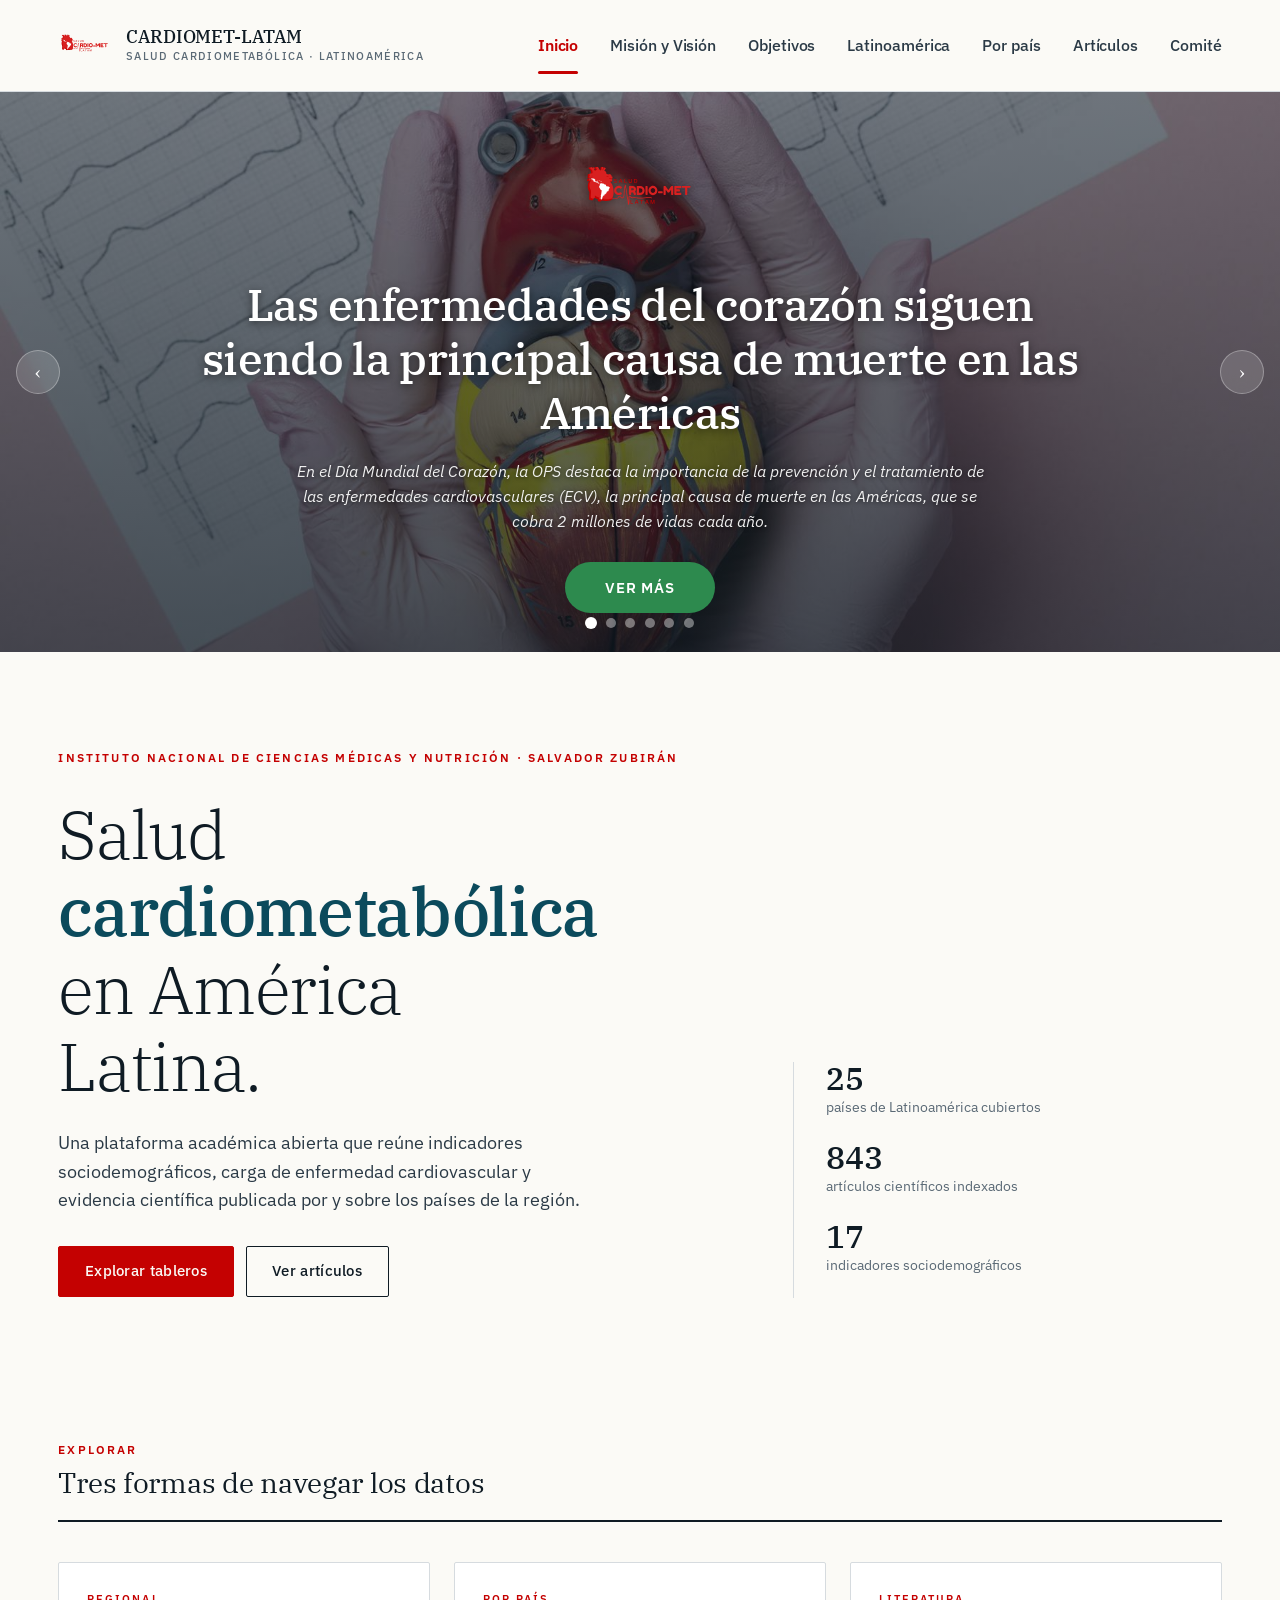
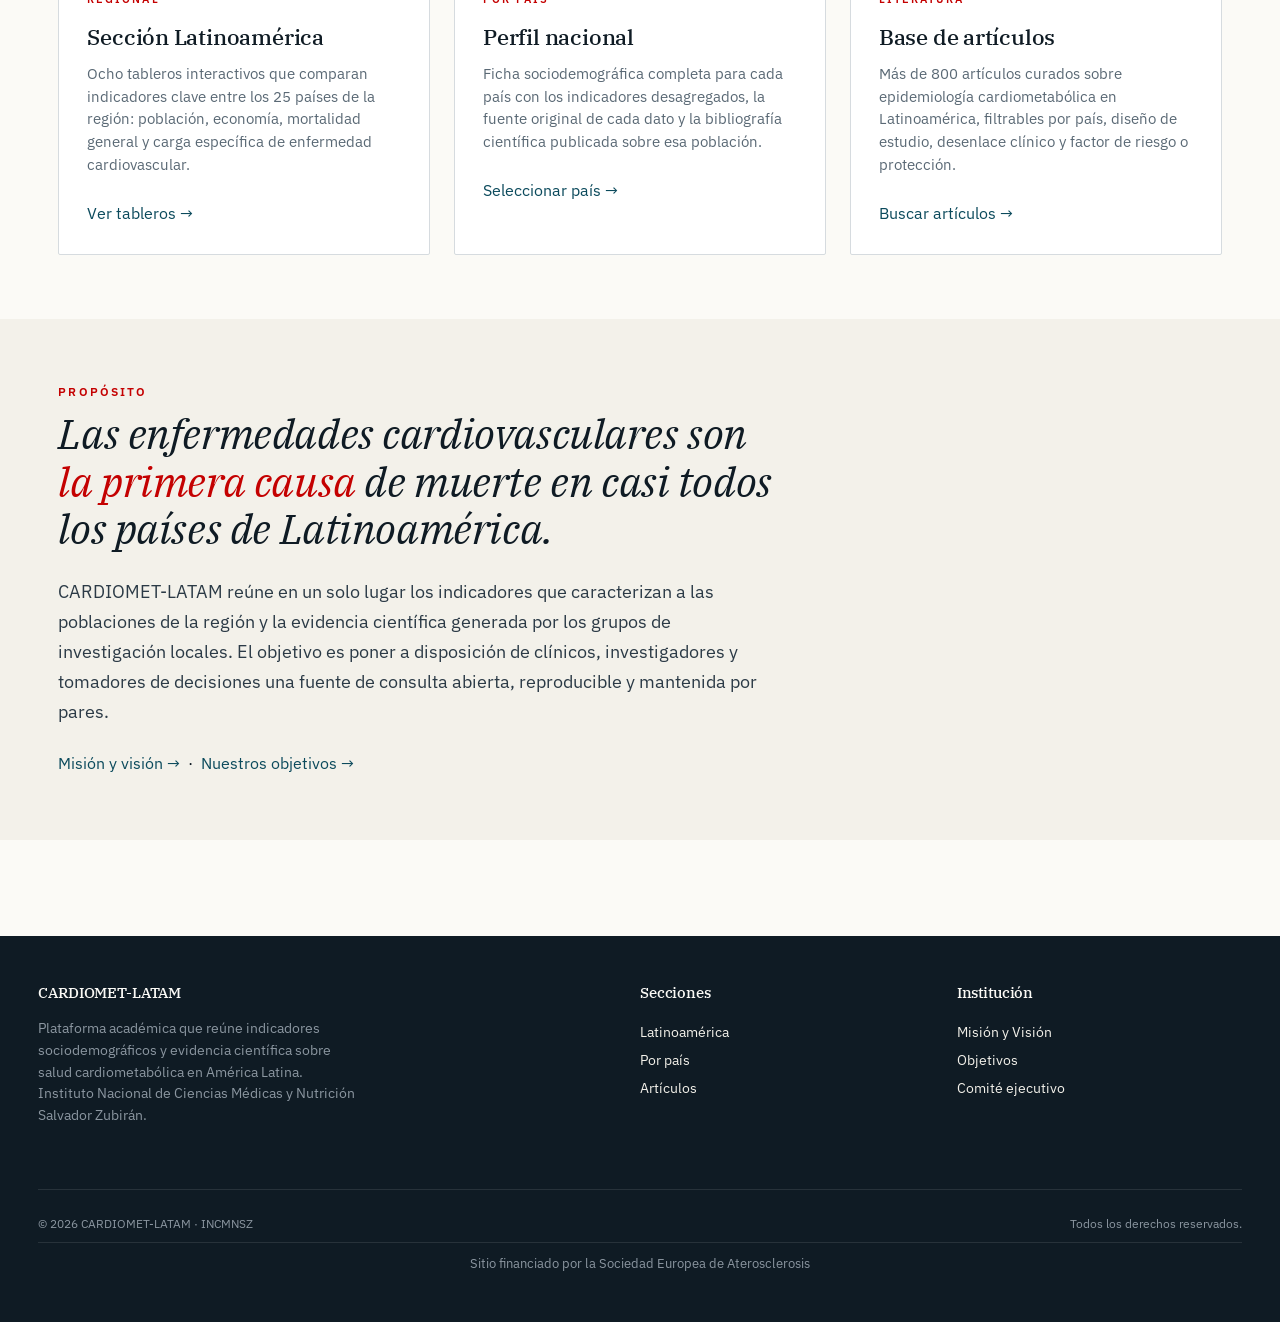
<file: index.html>
<!DOCTYPE html>
<html lang="es">
<head>
  <meta charset="UTF-8">
  <meta name="viewport" content="width=device-width, initial-scale=1">
  <title>CARDIOMET-LATAM · Salud cardiometabólica en Latinoamérica</title>
  <meta name="description" content="Plataforma académica sobre salud cardiometabólica en América Latina — INCMNSZ.">

  <link rel="icon" type="image/svg+xml" href="assets/images/logo.svg">
  <link rel="alternate icon" href="assets/images/favicon.png">

  <link rel="preconnect" href="https://fonts.googleapis.com">
  <link rel="preconnect" href="https://fonts.gstatic.com" crossorigin>
  <link href="https://fonts.googleapis.com/css2?family=IBM+Plex+Sans:wght@400;500;600;700&family=IBM+Plex+Serif:ital,wght@0,300;0,400;0,500;0,600;1,400;1,500&display=swap" rel="stylesheet">

  <link rel="stylesheet" href="css/styles.css">
  <link rel="stylesheet" href="css/carousel.css">
</head>
<body>

<main>
  <!-- ============= HERO CAROUSEL ============= -->
  <section class="carousel" aria-label="Datos destacados sobre salud cardiovascular en América Latina">
    <div class="carousel__track">

      <!-- Slide 1 -->
      <div class="carousel__slide" data-tone="dark">
        <img class="carousel__image" src="assets/images/slide-estetoscopio.jpg" alt="" loading="eager">
        <div class="carousel__overlay"></div>
        <div class="carousel__content">
          <img class="carousel__logo" src="assets/images/logo.svg" alt="CARDIOMET-LATAM">
          <h2 class="carousel__title">Las enfermedades del corazón siguen siendo la principal causa de muerte en las Américas</h2>
          <p class="carousel__source">En el Día Mundial del Corazón, la OPS destaca la importancia de la prevención y el tratamiento de las enfermedades cardiovasculares (ECV), la principal causa de muerte en las Américas, que se cobra 2 millones de vidas cada año.</p>
          <a href="latinoamerica.html" class="carousel__cta">Ver más</a>
        </div>
      </div>

      <!-- Slide 2 -->
      <div class="carousel__slide" data-tone="dark">
        <img class="carousel__image" src="assets/images/slide-mapa.png" alt="" loading="lazy">
        <div class="carousel__overlay"></div>
        <div class="carousel__content">
          <img class="carousel__logo" src="assets/images/logo.svg" alt="CARDIOMET-LATAM">
          <h2 class="carousel__title">Las enfermedades cardiovasculares (ECV) son la principal causa de muerte en América Latina</h2>
          <p class="carousel__source">Fuente: Organización Panamericana de la Salud. Las enfermedades del corazón siguen siendo la principal causa de muerte en las Américas. Paho.org. Recuperado el 23 de junio de 2023.</p>
          <a href="latinoamerica.html" class="carousel__cta">Ver más</a>
        </div>
      </div>

      <!-- Slide 3 -->
      <div class="carousel__slide" data-tone="dark">
        <img class="carousel__image" src="assets/images/slide-modelo-corazon.png" alt="" loading="lazy">
        <div class="carousel__overlay"></div>
        <div class="carousel__content">
          <img class="carousel__logo" src="assets/images/logo.svg" alt="CARDIOMET-LATAM">
          <h2 class="carousel__title">Las enfermedades cardiovasculares causan 4.5 millones de años vividos con discapacidad</h2>
          <p class="carousel__source">Fuente: La Carga de Enfermedades Cardiovasculares. Paho.org. Recuperado el 9 de mayo de 2023.</p>
          <a href="latinoamerica.html" class="carousel__cta">Ver más</a>
        </div>
      </div>

      <!-- Slide 4 -->
      <div class="carousel__slide" data-tone="purple">
        <img class="carousel__image" src="assets/images/slide-obesidad.png" alt="" loading="lazy">
        <div class="carousel__overlay"></div>
        <div class="carousel__content">
          <img class="carousel__logo" src="assets/images/logo.svg" alt="CARDIOMET-LATAM">
          <h2 class="carousel__title">La obesidad está asociada a todas las enfermedades cardiovasculares</h2>
          <p class="carousel__source">La obesidad central y el sobrepeso son factores de riesgo independientes para enfermedad coronaria, hipertensión arterial, insuficiencia cardiaca y accidente cerebrovascular.</p>
          <a href="latinoamerica.html" class="carousel__cta">Ver más</a>
        </div>
      </div>

      <!-- Slide 5 -->
      <div class="carousel__slide" data-tone="dark">
        <img class="carousel__image" src="assets/images/slide-mapa.png" alt="" loading="lazy">
        <div class="carousel__overlay"></div>
        <div class="carousel__content">
          <img class="carousel__logo" src="assets/images/logo.svg" alt="CARDIOMET-LATAM">
          <h2 class="carousel__title">Guyana: segundo país de América Latina con más muertes por enfermedades cardiovasculares en 2019, con 427.3 defunciones por 100 mil habitantes</h2>
          <p class="carousel__source">Fuente: La Carga de Enfermedades Cardiovasculares. Paho.org. Recuperado el 9 de mayo de 2023.</p>
          <a href="country.html?pais=Guyana" class="carousel__cta">Ver más</a>
        </div>
      </div>

      <!-- Slide 6 -->
      <div class="carousel__slide" data-tone="dark">
        <img class="carousel__image" src="assets/images/slide-sobrepeso.png" alt="" loading="lazy">
        <div class="carousel__overlay"></div>
        <div class="carousel__content">
          <img class="carousel__logo" src="assets/images/logo.svg" alt="CARDIOMET-LATAM">
          <h2 class="carousel__title">Más de la mitad de la población en América Latina padece sobrepeso u obesidad. Chile (63%), México (64%) y Bahamas (69%) presentan las tasas más elevadas</h2>
          <p class="carousel__source">Fuente: Global Burden of Disease (GBD), 2014, Institute for Health Metrics and Evaluation.</p>
          <a href="latinoamerica.html" class="carousel__cta">Ver más</a>
        </div>
      </div>

    </div>

    <button class="carousel__arrow carousel__arrow--prev" aria-label="Slide anterior">‹</button>
    <button class="carousel__arrow carousel__arrow--next" aria-label="Siguiente slide">›</button>
    <div class="carousel__dots" role="tablist" aria-label="Navegación del carrusel"></div>
  </section>

  <!-- ============= INTRO / NUMBERS ============= -->
  <section class="hero">
    <div>
      <p class="hero__eyebrow">Instituto Nacional de Ciencias Médicas y Nutrición · Salvador Zubirán</p>
      <h1>Salud <em>cardiometabólica</em> en América Latina.</h1>
      <p class="hero__lede">
        Una plataforma académica abierta que reúne indicadores sociodemográficos,
        carga de enfermedad cardiovascular y evidencia científica publicada por
        y sobre los países de la región.
      </p>
      <p style="margin-top: 2rem;">
        <a href="latinoamerica.html" class="btn btn--brand">Explorar tableros</a>
        <a href="articulos.html" class="btn btn--ghost" style="margin-left: .5rem;">Ver artículos</a>
      </p>
    </div>
    <dl class="hero__aside">
      <dt>25</dt>
      <dd>países de Latinoamérica cubiertos</dd>
      <dt>843</dt>
      <dd>artículos científicos indexados</dd>
      <dt>17</dt>
      <dd>indicadores sociodemográficos</dd>
    </dl>
  </section>

  <!-- ============= THREE CARDS ============= -->
  <section class="section">
    <div class="section__header">
      <div>
        <div class="section__label">Explorar</div>
        <h2 class="section__title">Tres formas de navegar los datos</h2>
      </div>
    </div>

    <div class="grid grid--3">
      <article class="card">
        <div class="card__label">Regional</div>
        <h3 class="card__title">Sección Latinoamérica</h3>
        <p class="card__body">
          Ocho tableros interactivos que comparan indicadores clave entre los
          25 países de la región: población, economía, mortalidad general y
          carga específica de enfermedad cardiovascular.
        </p>
        <p style="margin-top: 1.5rem; margin-bottom: 0;">
          <a href="latinoamerica.html">Ver tableros →</a>
        </p>
      </article>

      <article class="card">
        <div class="card__label">Por país</div>
        <h3 class="card__title">Perfil nacional</h3>
        <p class="card__body">
          Ficha sociodemográfica completa para cada país con los indicadores
          desagregados, la fuente original de cada dato y la bibliografía
          científica publicada sobre esa población.
        </p>
        <p style="margin-top: 1.5rem; margin-bottom: 0;">
          <a href="por-pais.html">Seleccionar país →</a>
        </p>
      </article>

      <article class="card">
        <div class="card__label">Literatura</div>
        <h3 class="card__title">Base de artículos</h3>
        <p class="card__body">
          Más de 800 artículos curados sobre epidemiología cardiometabólica
          en Latinoamérica, filtrables por país, diseño de estudio, desenlace
          clínico y factor de riesgo o protección.
        </p>
        <p style="margin-top: 1.5rem; margin-bottom: 0;">
          <a href="articulos.html">Buscar artículos →</a>
        </p>
      </article>
    </div>
  </section>

  <!-- ============= PURPOSE SECTION WITH IMAGE ============= -->
  <section class="section--sunk">
    <div class="section__inner" style="display: grid; grid-template-columns: 1fr; gap: 3rem; align-items: center;">
      <div style="max-width: 720px;">
        <div class="section__label">Propósito</div>
        <h2 style="font-size: clamp(1.8rem, 3.5vw, 2.6rem); font-style: italic; font-weight: 400; margin-bottom: 1.5rem;">
          Las enfermedades cardiovasculares son <span style="color: var(--accent);">la primera causa</span>
          de muerte en casi todos los países de Latinoamérica.
        </h2>
        <p style="font-size: 1.1rem; color: var(--ink-soft); line-height: 1.7; margin-bottom: 1.5rem;">
          CARDIOMET-LATAM reúne en un solo lugar los indicadores que caracterizan
          a las poblaciones de la región y la evidencia científica generada por
          los grupos de investigación locales. El objetivo es poner a disposición
          de clínicos, investigadores y tomadores de decisiones una fuente de
          consulta abierta, reproducible y mantenida por pares.
        </p>
        <p style="margin: 0;">
          <a href="mision-vision.html">Misión y visión →</a>
          &nbsp;·&nbsp;
          <a href="objetivos.html">Nuestros objetivos →</a>
        </p>
      </div>
    </div>
  </section>
</main>

<script src="js/site.js"></script>
<script src="js/carousel.js"></script>
</body>
</html>
</file>
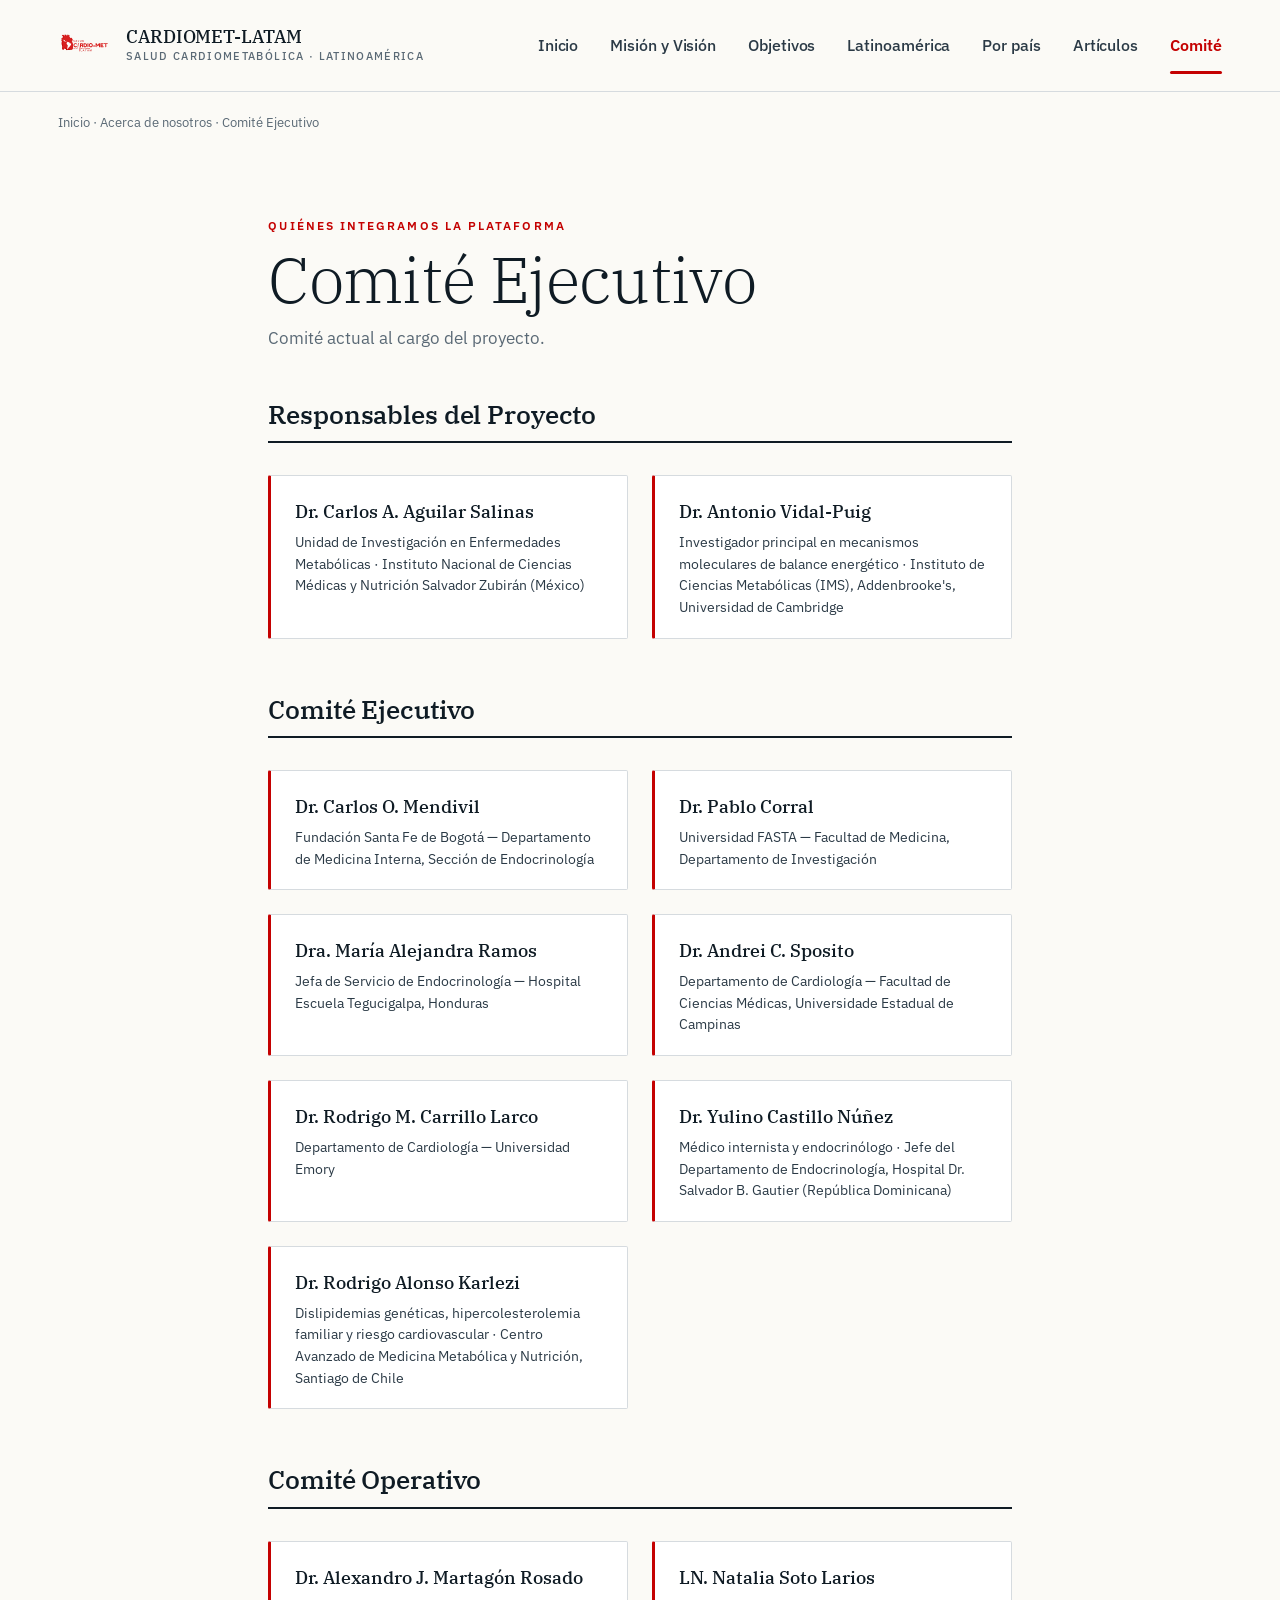
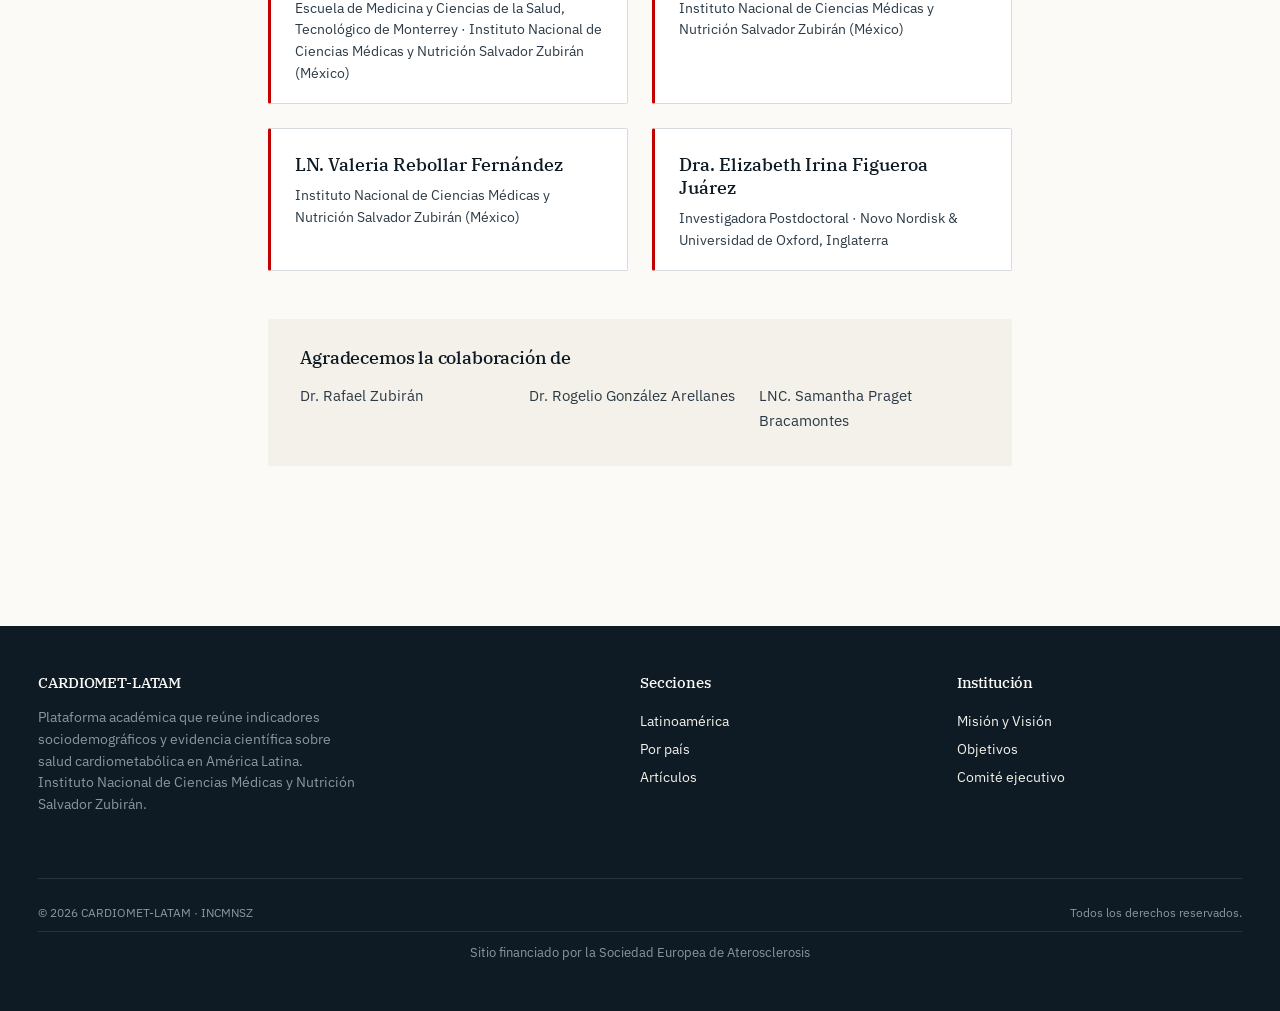
<file: comite.html>
<!DOCTYPE html>
<html lang="es">
<head>
  <meta charset="UTF-8">
  <meta name="viewport" content="width=device-width, initial-scale=1">
  <title>Comité Ejecutivo · CARDIOMET-LATAM</title>
  <link rel="icon" type="image/svg+xml" href="assets/images/logo.svg">
  <link rel="alternate icon" href="assets/images/favicon.png">
  <link rel="preconnect" href="https://fonts.googleapis.com">
  <link rel="preconnect" href="https://fonts.gstatic.com" crossorigin>
  <link href="https://fonts.googleapis.com/css2?family=IBM+Plex+Sans:wght@400;500;600;700&family=IBM+Plex+Serif:ital,wght@0,300;0,400;0,500;0,600;1,400;1,500&display=swap" rel="stylesheet">
  <link rel="stylesheet" href="css/styles.css">

  <style>
    .committee-grid {
      display: grid;
      grid-template-columns: repeat(auto-fit, minmax(300px, 1fr));
      gap: 1.5rem;
      margin: 2rem 0 3rem;
    }
    .member {
      background: var(--paper-raised);
      border: 1px solid var(--rule);
      padding: 1.5rem 1.5rem 1.25rem;
      border-radius: 2px;
      border-left: 3px solid var(--brand);
    }
    .member__name {
      font-family: var(--font-display);
      font-weight: 500;
      font-size: 1.15rem;
      color: var(--ink);
      line-height: 1.25;
      margin: 0 0 .5rem;
    }
    .member__role {
      font-size: .9rem;
      color: var(--ink-soft);
      line-height: 1.5;
      margin: 0;
    }
    .group-title {
      font-family: var(--font-display);
      font-size: 1.6rem;
      font-weight: 500;
      letter-spacing: -0.005em;
      margin: 3.5rem 0 1.5rem;
      padding-bottom: .75rem;
      border-bottom: 2px solid var(--ink);
    }
    .group-title:first-of-type { margin-top: 1rem; }
    .acknowledgments {
      background: var(--paper-sunk);
      padding: 1.75rem 2rem;
      border-radius: 2px;
      margin-top: 3rem;
    }
    .acknowledgments h3 {
      margin-top: 0;
      font-size: 1.15rem;
      font-weight: 500;
    }
    .acknowledgments ul {
      list-style: none;
      padding: 0;
      margin: 0;
      display: grid;
      grid-template-columns: repeat(auto-fit, minmax(220px, 1fr));
      gap: .5rem;
    }
    .acknowledgments li {
      padding: .35rem 0;
      color: var(--ink-soft);
      font-size: .95rem;
    }
  </style>
</head>
<body>

<main>
  <nav class="breadcrumb">
    <a href="index.html">Inicio</a> · <a href="index.html">Acerca de nosotros</a> · <span>Comité Ejecutivo</span>
  </nav>

  <section class="section section--narrow">
    <div class="section__label">Quiénes integramos la plataforma</div>
    <h1 style="font-size: clamp(2.5rem, 5vw, 4rem); margin: 0 0 .5rem;">Comité Ejecutivo</h1>
    <p style="color: var(--ink-muted); font-size: 1.05rem; margin-bottom: 3rem;">Comité actual al cargo del proyecto.</p>

    <h2 class="group-title">Responsables del Proyecto</h2>
    <div class="committee-grid">
      <article class="member">
        <p class="member__name">Dr. Carlos A. Aguilar Salinas</p>
        <p class="member__role">Unidad de Investigación en Enfermedades Metabólicas · Instituto Nacional de Ciencias Médicas y Nutrición Salvador Zubirán (México)</p>
      </article>
      <article class="member">
        <p class="member__name">Dr. Antonio Vidal-Puig</p>
        <p class="member__role">Investigador principal en mecanismos moleculares de balance energético · Instituto de Ciencias Metabólicas (IMS), Addenbrooke's, Universidad de Cambridge</p>
      </article>
    </div>

    <h2 class="group-title">Comité Ejecutivo</h2>
    <div class="committee-grid">
      <article class="member">
        <p class="member__name">Dr. Carlos O. Mendivil</p>
        <p class="member__role">Fundación Santa Fe de Bogotá — Departamento de Medicina Interna, Sección de Endocrinología</p>
      </article>
      <article class="member">
        <p class="member__name">Dr. Pablo Corral</p>
        <p class="member__role">Universidad FASTA — Facultad de Medicina, Departamento de Investigación</p>
      </article>
      <article class="member">
        <p class="member__name">Dra. María Alejandra Ramos</p>
        <p class="member__role">Jefa de Servicio de Endocrinología — Hospital Escuela Tegucigalpa, Honduras</p>
      </article>
      <article class="member">
        <p class="member__name">Dr. Andrei C. Sposito</p>
        <p class="member__role">Departamento de Cardiología — Facultad de Ciencias Médicas, Universidade Estadual de Campinas</p>
      </article>
      <article class="member">
        <p class="member__name">Dr. Rodrigo M. Carrillo Larco</p>
        <p class="member__role">Departamento de Cardiología — Universidad Emory</p>
      </article>
      <article class="member">
        <p class="member__name">Dr. Yulino Castillo Núñez</p>
        <p class="member__role">Médico internista y endocrinólogo · Jefe del Departamento de Endocrinología, Hospital Dr. Salvador B. Gautier (República Dominicana)</p>
      </article>
      <article class="member">
        <p class="member__name">Dr. Rodrigo Alonso Karlezi</p>
        <p class="member__role">Dislipidemias genéticas, hipercolesterolemia familiar y riesgo cardiovascular · Centro Avanzado de Medicina Metabólica y Nutrición, Santiago de Chile</p>
      </article>
    </div>

    <h2 class="group-title">Comité Operativo</h2>
    <div class="committee-grid">
      <article class="member">
        <p class="member__name">Dr. Alexandro J. Martagón Rosado</p>
        <p class="member__role">Escuela de Medicina y Ciencias de la Salud, Tecnológico de Monterrey · Instituto Nacional de Ciencias Médicas y Nutrición Salvador Zubirán (México)</p>
      </article>
      <article class="member">
        <p class="member__name">LN. Natalia Soto Larios</p>
        <p class="member__role">Instituto Nacional de Ciencias Médicas y Nutrición Salvador Zubirán (México)</p>
      </article>
      <article class="member">
        <p class="member__name">LN. Valeria Rebollar Fernández</p>
        <p class="member__role">Instituto Nacional de Ciencias Médicas y Nutrición Salvador Zubirán (México)</p>
      </article>
      <article class="member">
        <p class="member__name">Dra. Elizabeth Irina Figueroa Juárez</p>
        <p class="member__role">Investigadora Postdoctoral · Novo Nordisk &amp; Universidad de Oxford, Inglaterra</p>
      </article>
    </div>

    <div class="acknowledgments">
      <h3>Agradecemos la colaboración de</h3>
      <ul>
        <li>Dr. Rafael Zubirán</li>
        <li>Dr. Rogelio González Arellanes</li>
        <li>LNC. Samantha Praget Bracamontes</li>
      </ul>
    </div>
  </section>
</main>

<script src="js/site.js"></script>
</body>
</html>
</file>
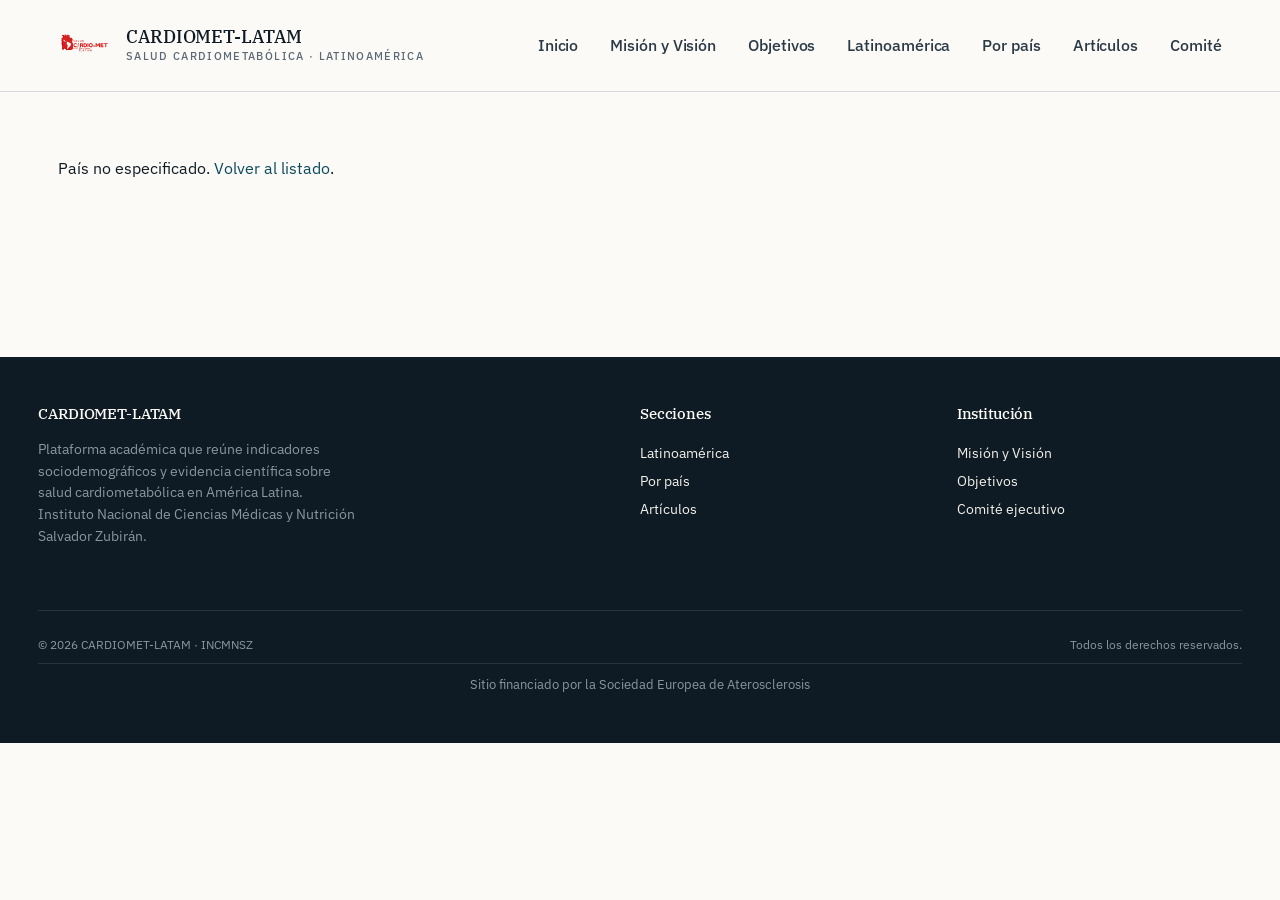
<file: country.html>
<!DOCTYPE html>
<html lang="es">
<head>
  <meta charset="UTF-8">
  <meta name="viewport" content="width=device-width, initial-scale=1">
  <title>País · CARDIOMET-LATAM</title>
  <link rel="icon" type="image/svg+xml" href="assets/images/logo.svg">
  <link rel="alternate icon" href="assets/images/favicon.png">
  <link rel="preconnect" href="https://fonts.googleapis.com">
  <link rel="preconnect" href="https://fonts.gstatic.com" crossorigin>
  <link href="https://fonts.googleapis.com/css2?family=IBM+Plex+Sans:wght@400;500;600;700&family=IBM+Plex+Serif:ital,wght@0,300;0,400;0,500;0,600;1,400;1,500&display=swap" rel="stylesheet">
  <link rel="stylesheet" href="css/styles.css">
</head>
<body>

<main>
  <section class="section" id="country-detail">
    <div class="loading">Cargando datos del país…</div>
  </section>
</main>

<script src="js/site.js"></script>
<script src="js/country.js"></script>
</body>
</html>
</file>
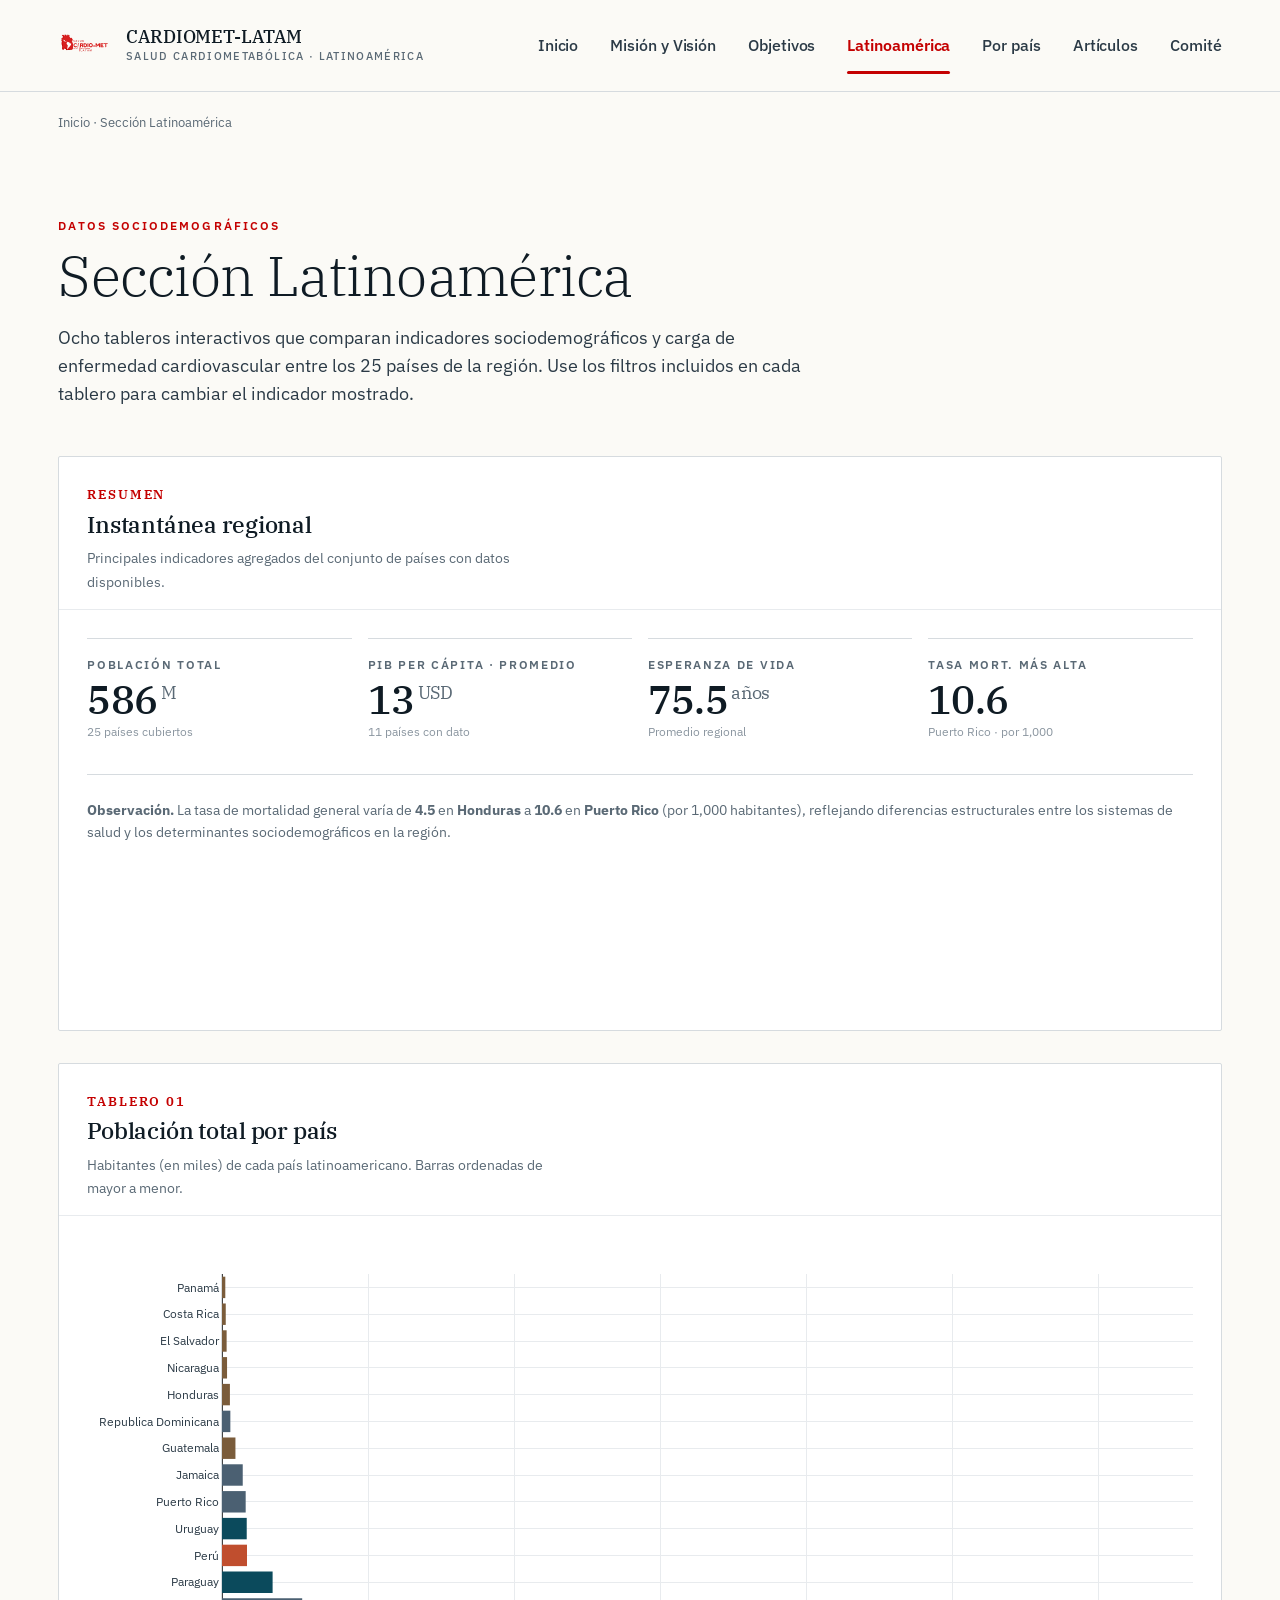
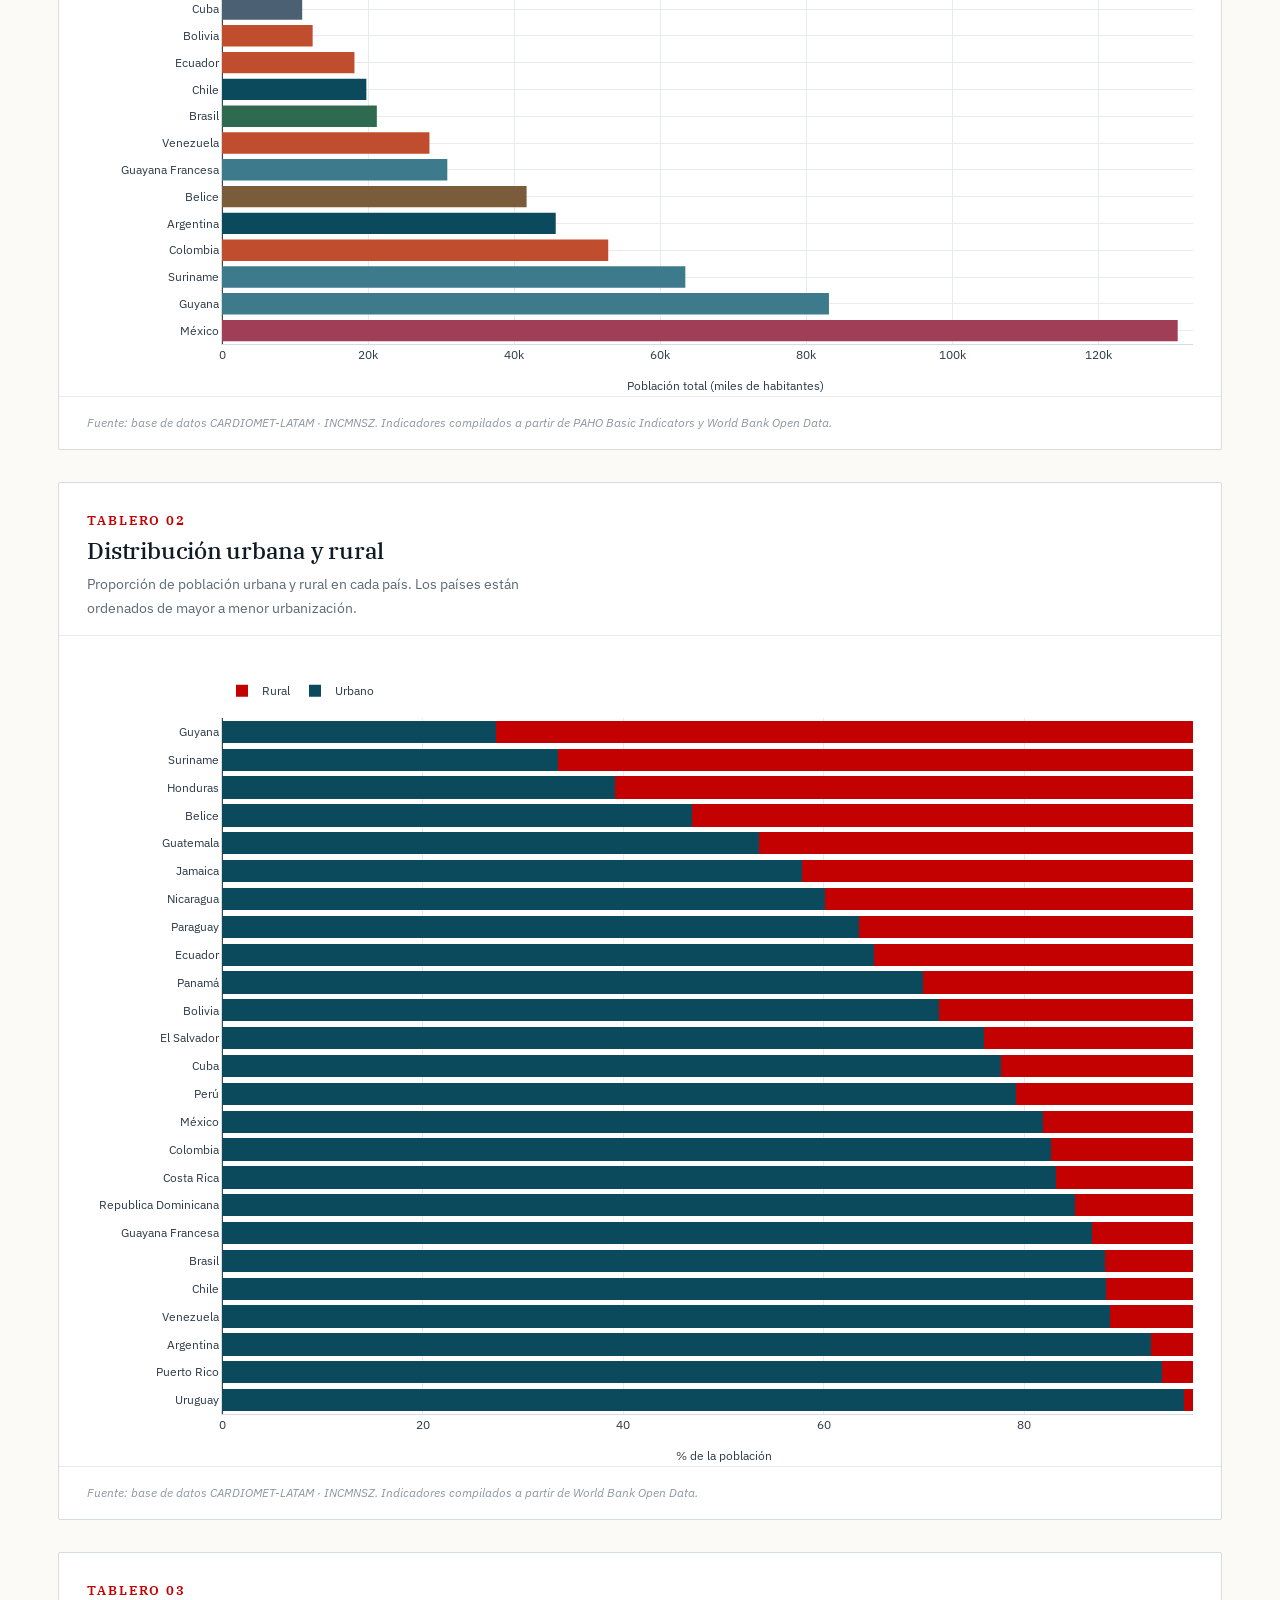
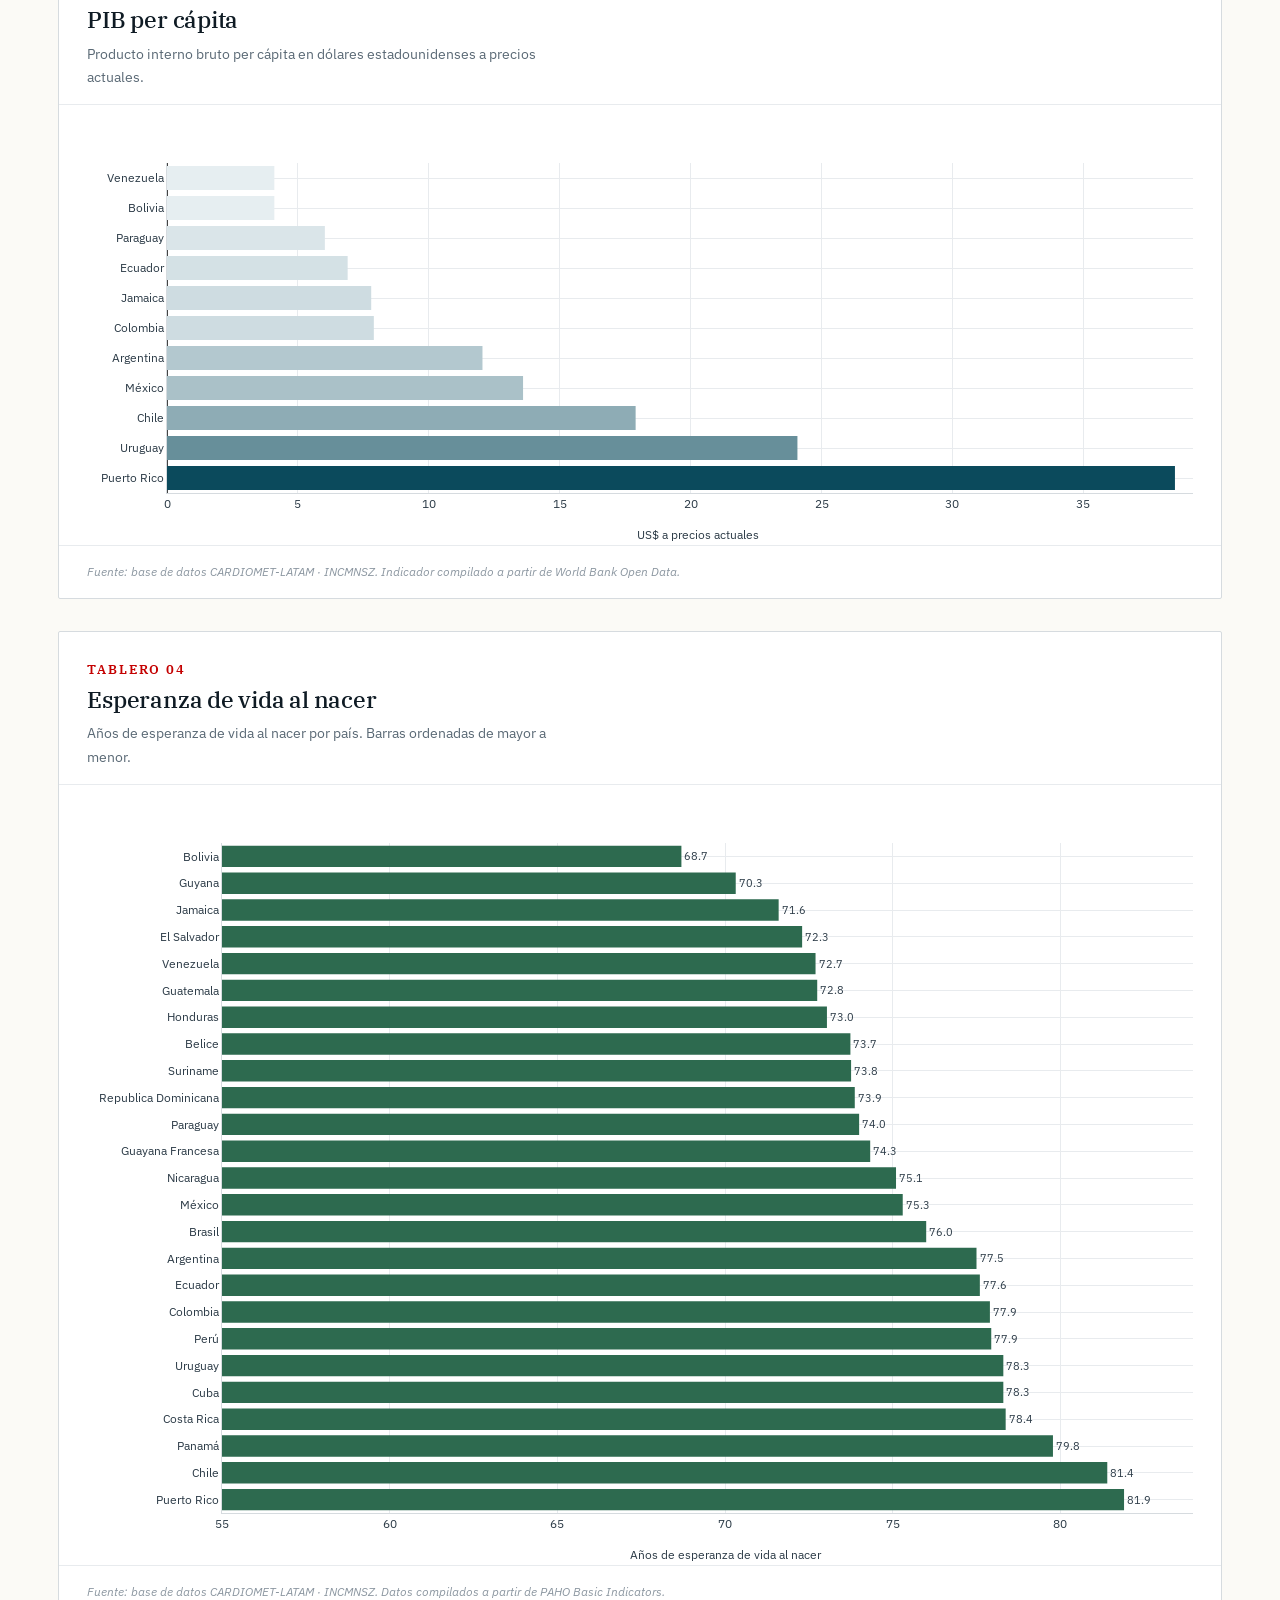
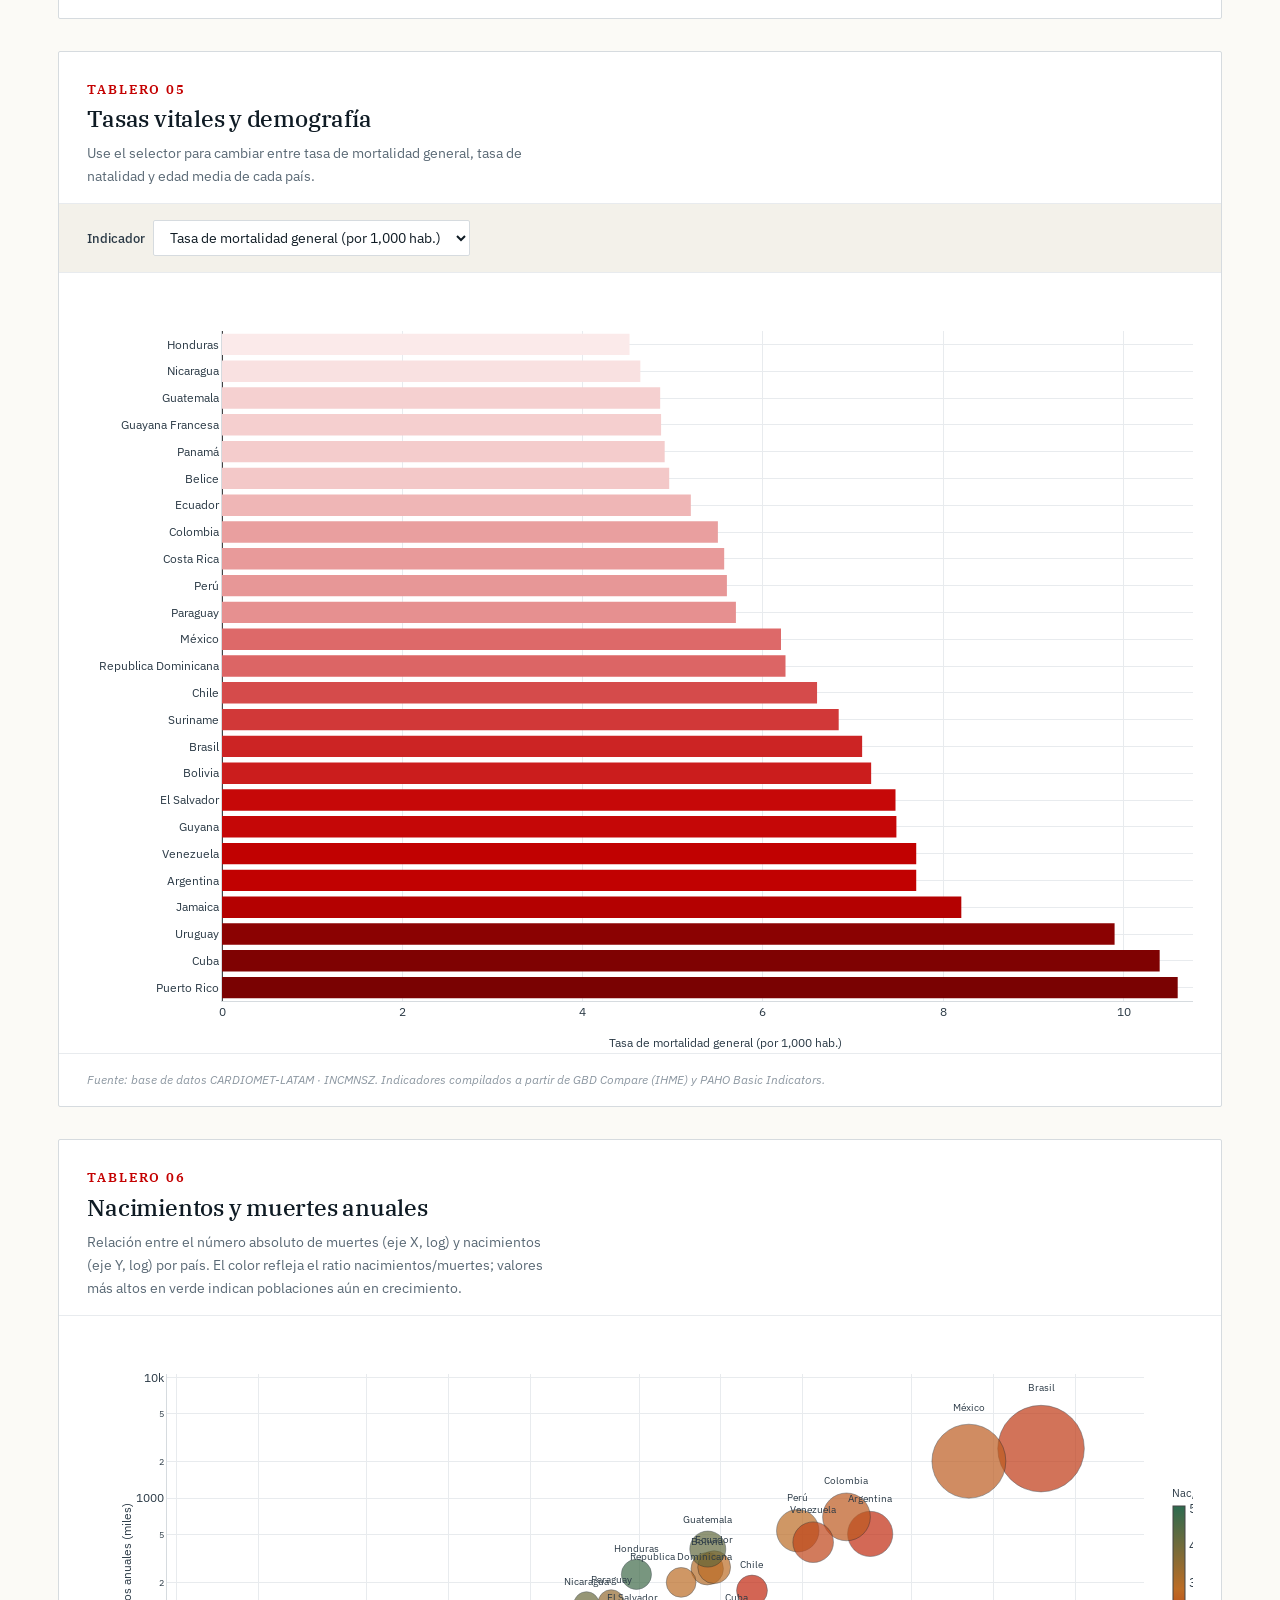
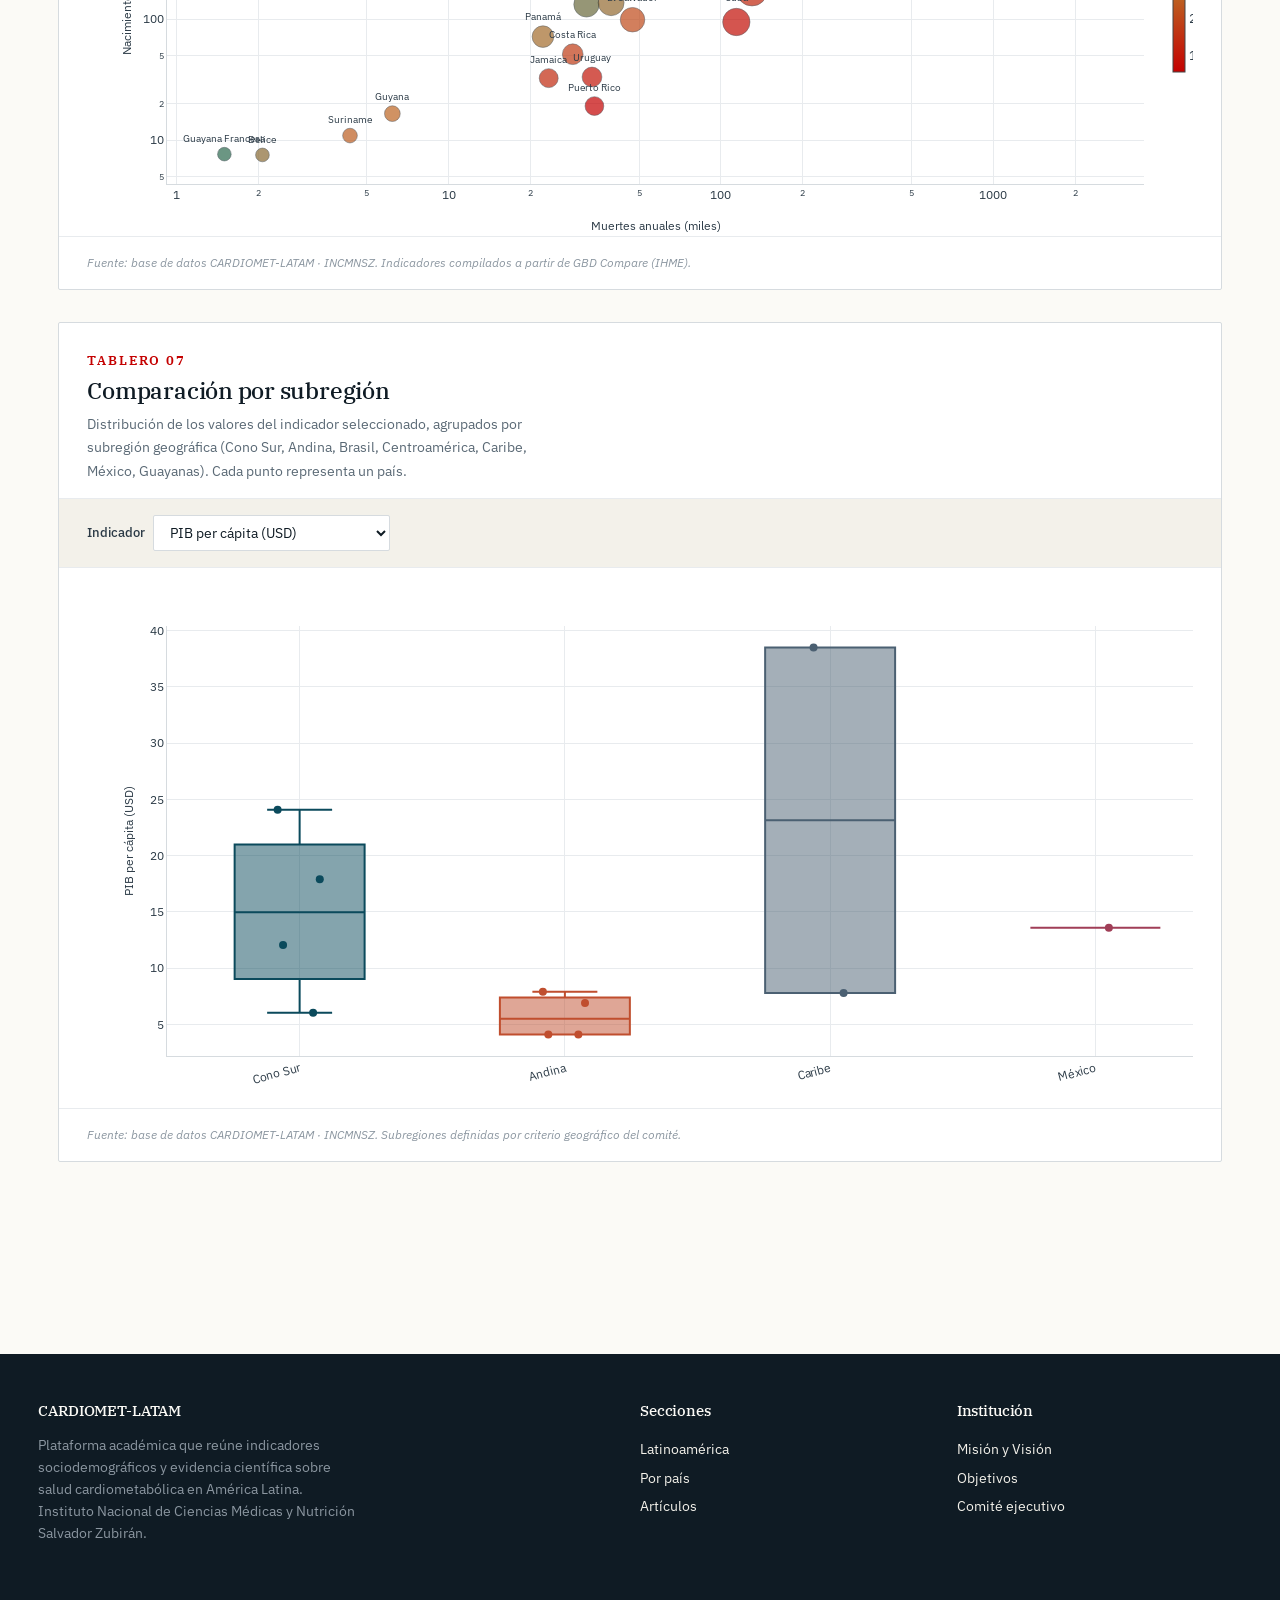
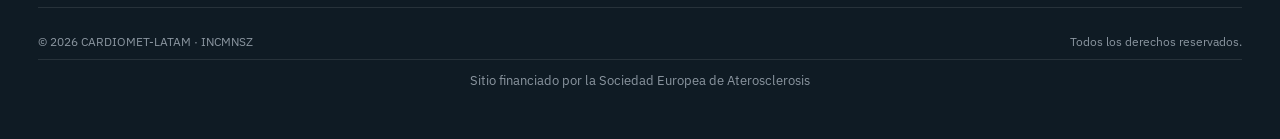
<file: latinoamerica.html>
<!DOCTYPE html>
<html lang="es">
<head>
  <meta charset="UTF-8">
  <meta name="viewport" content="width=device-width, initial-scale=1">
  <title>Latinoamérica · CARDIOMET-LATAM</title>
  <link rel="icon" type="image/svg+xml" href="assets/images/logo.svg">
  <link rel="alternate icon" href="assets/images/favicon.png">
  <link rel="preconnect" href="https://fonts.googleapis.com">
  <link rel="preconnect" href="https://fonts.gstatic.com" crossorigin>
  <link href="https://fonts.googleapis.com/css2?family=IBM+Plex+Sans:wght@400;500;600;700&family=IBM+Plex+Serif:ital,wght@0,300;0,400;0,500;0,600;1,400;1,500&display=swap" rel="stylesheet">
  <link rel="stylesheet" href="css/styles.css">
  <script src="https://cdn.plot.ly/plotly-2.35.2.min.js" charset="utf-8"></script>
</head>
<body>

<main>
  <nav class="breadcrumb">
    <a href="index.html">Inicio</a> · <span>Sección Latinoamérica</span>
  </nav>

  <section class="section">
    <header style="margin-bottom: 3rem;">
      <div class="section__label">Datos sociodemográficos</div>
      <h1 style="font-size: clamp(2.2rem, 4.5vw, 3.5rem); margin: 0 0 1rem;">Sección Latinoamérica</h1>
      <p style="font-size: 1.1rem; color: var(--ink-soft); max-width: 70ch; line-height: 1.6;">
        Ocho tableros interactivos que comparan indicadores sociodemográficos y
        carga de enfermedad cardiovascular entre los 25 países de la región.
        Use los filtros incluidos en cada tablero para cambiar el indicador mostrado.
      </p>
    </header>

    <!-- DASHBOARD 8 — Summary -->
    <section class="dashboard" aria-labelledby="dash-8-title">
      <header class="dashboard__header">
        <div>
          <span class="dashboard__num">Resumen</span>
          <h2 class="dashboard__title" id="dash-8-title">Instantánea regional</h2>
          <p class="dashboard__subtitle">Principales indicadores agregados del conjunto de países con datos disponibles.</p>
        </div>
      </header>
      <div class="dashboard__body" id="dash-8">
        <div class="loading">Calculando…</div>
      </div>
    </section>

    <!-- DASHBOARD 1 — Population -->
    <section class="dashboard">
      <header class="dashboard__header">
        <div>
          <span class="dashboard__num">Tablero 01</span>
          <h2 class="dashboard__title">Población total por país</h2>
          <p class="dashboard__subtitle">Habitantes (en miles) de cada país latinoamericano. Barras ordenadas de mayor a menor.</p>
        </div>
      </header>
      <div class="dashboard__body" id="dash-1">
        <div class="loading">Cargando tablero…</div>
      </div>
      <footer class="dashboard__footer">Fuente: base de datos CARDIOMET-LATAM · INCMNSZ. Indicadores compilados a partir de PAHO Basic Indicators y World Bank Open Data.</footer>
    </section>

    <!-- DASHBOARD 2 — Sex distribution -->
    <section class="dashboard">
      <header class="dashboard__header">
        <div>
          <span class="dashboard__num">Tablero 02</span>
          <h2 class="dashboard__title">Distribución urbana y rural</h2>
          <p class="dashboard__subtitle">Proporción de población urbana y rural en cada país. Los países están ordenados de mayor a menor urbanización.</p>
        </div>
      </header>
      <div class="dashboard__body" id="dash-2">
        <div class="loading">Cargando tablero…</div>
      </div>
      <footer class="dashboard__footer">Fuente: base de datos CARDIOMET-LATAM · INCMNSZ. Indicadores compilados a partir de World Bank Open Data.</footer>
    </section>

    <!-- DASHBOARD 3 — GDP -->
    <section class="dashboard">
      <header class="dashboard__header">
        <div>
          <span class="dashboard__num">Tablero 03</span>
          <h2 class="dashboard__title">PIB per cápita</h2>
          <p class="dashboard__subtitle">Producto interno bruto per cápita en dólares estadounidenses a precios actuales.</p>
        </div>
      </header>
      <div class="dashboard__body" id="dash-3">
        <div class="loading">Cargando tablero…</div>
      </div>
      <footer class="dashboard__footer">Fuente: base de datos CARDIOMET-LATAM · INCMNSZ. Indicador compilado a partir de World Bank Open Data.</footer>
    </section>

    <!-- DASHBOARD 4 — Life expectancy -->
    <section class="dashboard">
      <header class="dashboard__header">
        <div>
          <span class="dashboard__num">Tablero 04</span>
          <h2 class="dashboard__title">Esperanza de vida al nacer</h2>
          <p class="dashboard__subtitle">Años de esperanza de vida al nacer por país. Barras ordenadas de mayor a menor.</p>
        </div>
      </header>
      <div class="dashboard__body" id="dash-4">
        <div class="loading">Cargando tablero…</div>
      </div>
      <footer class="dashboard__footer">Fuente: base de datos CARDIOMET-LATAM · INCMNSZ. Datos compilados a partir de PAHO Basic Indicators.</footer>
    </section>

    <!-- DASHBOARD 5 — Mortality rates (interactive) -->
    <section class="dashboard">
      <header class="dashboard__header">
        <div>
          <span class="dashboard__num">Tablero 05</span>
          <h2 class="dashboard__title">Tasas vitales y demografía</h2>
          <p class="dashboard__subtitle">Use el selector para cambiar entre tasa de mortalidad general, tasa de natalidad y edad media de cada país.</p>
        </div>
      </header>
      <div class="dashboard__controls"></div>
      <div class="dashboard__body" id="dash-5">
        <div class="loading">Cargando tablero…</div>
      </div>
      <footer class="dashboard__footer">Fuente: base de datos CARDIOMET-LATAM · INCMNSZ. Indicadores compilados a partir de GBD Compare (IHME) y PAHO Basic Indicators.</footer>
    </section>

    <!-- DASHBOARD 6 — Scatter CV burden -->
    <section class="dashboard">
      <header class="dashboard__header">
        <div>
          <span class="dashboard__num">Tablero 06</span>
          <h2 class="dashboard__title">Nacimientos y muertes anuales</h2>
          <p class="dashboard__subtitle">Relación entre el número absoluto de muertes (eje X, log) y nacimientos (eje Y, log) por país. El color refleja el ratio nacimientos/muertes; valores más altos en verde indican poblaciones aún en crecimiento.</p>
        </div>
      </header>
      <div class="dashboard__body" id="dash-6">
        <div class="loading">Cargando tablero…</div>
      </div>
      <footer class="dashboard__footer">Fuente: base de datos CARDIOMET-LATAM · INCMNSZ. Indicadores compilados a partir de GBD Compare (IHME).</footer>
    </section>

    <!-- DASHBOARD 7 — Regional boxplot -->
    <section class="dashboard">
      <header class="dashboard__header">
        <div>
          <span class="dashboard__num">Tablero 07</span>
          <h2 class="dashboard__title">Comparación por subregión</h2>
          <p class="dashboard__subtitle">Distribución de los valores del indicador seleccionado, agrupados por subregión geográfica (Cono Sur, Andina, Brasil, Centroamérica, Caribe, México, Guayanas). Cada punto representa un país.</p>
        </div>
      </header>
      <div class="dashboard__controls"></div>
      <div class="dashboard__body" id="dash-7">
        <div class="loading">Cargando tablero…</div>
      </div>
      <footer class="dashboard__footer">Fuente: base de datos CARDIOMET-LATAM · INCMNSZ. Subregiones definidas por criterio geográfico del comité.</footer>
    </section>
  </section>
</main>

<script src="js/site.js"></script>
<script src="js/dashboards.js"></script>
</body>
</html>
</file>
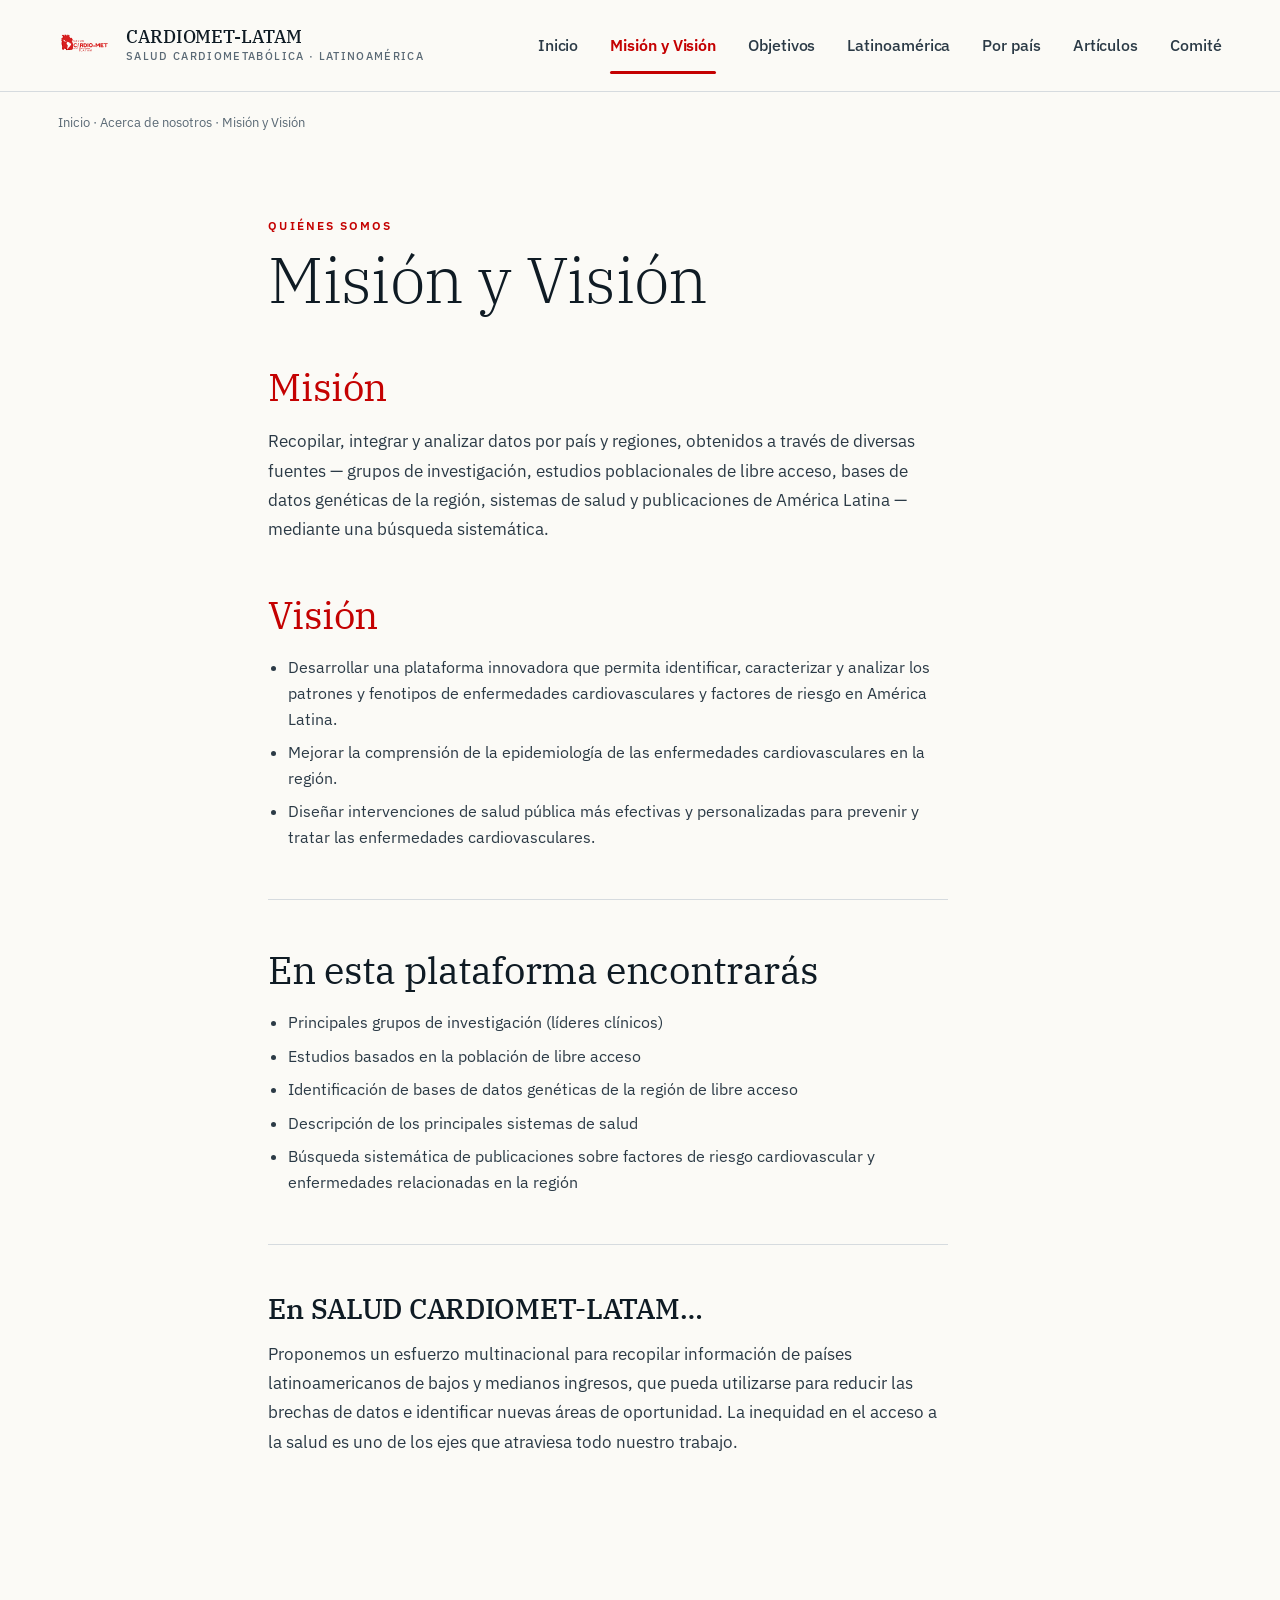
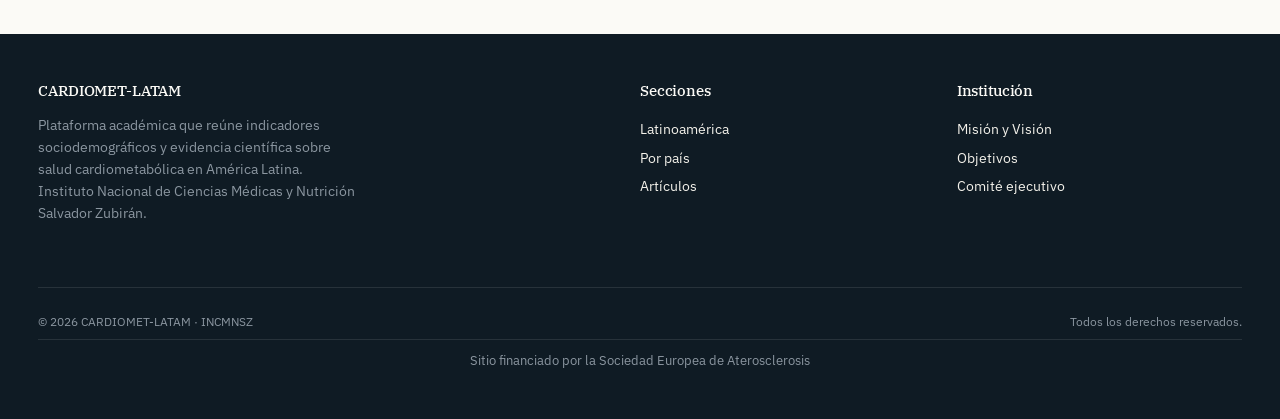
<file: mision-vision.html>
<!DOCTYPE html>
<html lang="es">
<head>
  <meta charset="UTF-8">
  <meta name="viewport" content="width=device-width, initial-scale=1">
  <title>Misión y Visión · CARDIOMET-LATAM</title>
  <link rel="icon" type="image/svg+xml" href="assets/images/logo.svg">
  <link rel="alternate icon" href="assets/images/favicon.png">
  <link rel="preconnect" href="https://fonts.googleapis.com">
  <link rel="preconnect" href="https://fonts.gstatic.com" crossorigin>
  <link href="https://fonts.googleapis.com/css2?family=IBM+Plex+Sans:wght@400;500;600;700&family=IBM+Plex+Serif:ital,wght@0,300;0,400;0,500;0,600;1,400;1,500&display=swap" rel="stylesheet">
  <link rel="stylesheet" href="css/styles.css">
</head>
<body>

<main>
  <nav class="breadcrumb">
    <a href="index.html">Inicio</a> · <a href="index.html">Acerca de nosotros</a> · <span>Misión y Visión</span>
  </nav>

  <section class="section section--narrow">
    <div class="section__label">Quiénes somos</div>
    <h1 style="font-size: clamp(2.5rem, 5vw, 4rem); margin: 0 0 3rem;">Misión y Visión</h1>

    <div class="prose">
      <h2 style="color: var(--brand);">Misión</h2>
      <p>
        Recopilar, integrar y analizar datos por país y regiones, obtenidos a
        través de diversas fuentes — grupos de investigación, estudios
        poblacionales de libre acceso, bases de datos genéticas de la región,
        sistemas de salud y publicaciones de América Latina — mediante una
        búsqueda sistemática.
      </p>

      <h2 style="color: var(--brand); margin-top: 3rem;">Visión</h2>
      <ul>
        <li>
          Desarrollar una plataforma innovadora que permita identificar,
          caracterizar y analizar los patrones y fenotipos de enfermedades
          cardiovasculares y factores de riesgo en América Latina.
        </li>
        <li>
          Mejorar la comprensión de la epidemiología de las enfermedades
          cardiovasculares en la región.
        </li>
        <li>
          Diseñar intervenciones de salud pública más efectivas y personalizadas
          para prevenir y tratar las enfermedades cardiovasculares.
        </li>
      </ul>

      <hr class="rule">

      <h2 style="margin-top: 0;">En esta plataforma encontrarás</h2>
      <ul>
        <li>Principales grupos de investigación (líderes clínicos)</li>
        <li>Estudios basados en la población de libre acceso</li>
        <li>Identificación de bases de datos genéticas de la región de libre acceso</li>
        <li>Descripción de los principales sistemas de salud</li>
        <li>Búsqueda sistemática de publicaciones sobre factores de riesgo cardiovascular y enfermedades relacionadas en la región</li>
      </ul>

      <hr class="rule">

      <h3 style="margin-top: 0;">En SALUD CARDIOMET-LATAM…</h3>
      <p>
        Proponemos un esfuerzo multinacional para recopilar información de
        países latinoamericanos de bajos y medianos ingresos, que pueda
        utilizarse para reducir las brechas de datos e identificar nuevas áreas
        de oportunidad. La inequidad en el acceso a la salud es uno de los ejes
        que atraviesa todo nuestro trabajo.
      </p>
    </div>
  </section>
</main>

<script src="js/site.js"></script>
</body>
</html>
</file>
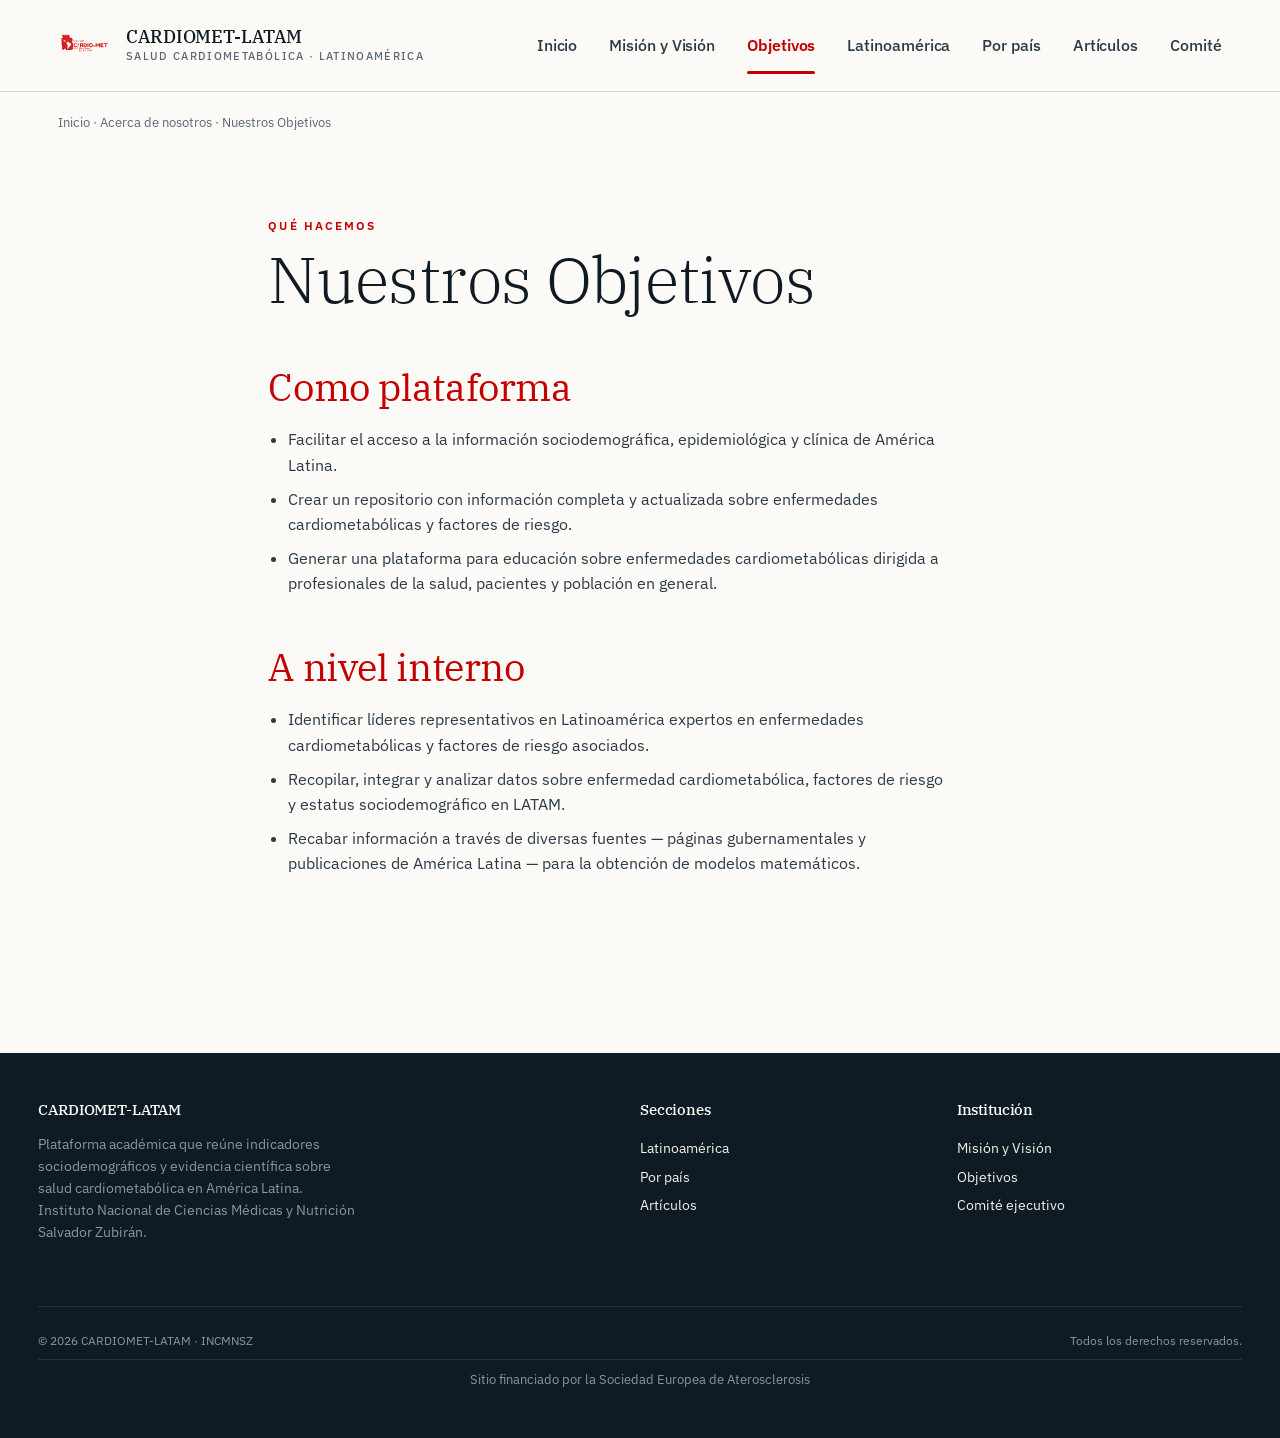
<file: objetivos.html>
<!DOCTYPE html>
<html lang="es">
<head>
  <meta charset="UTF-8">
  <meta name="viewport" content="width=device-width, initial-scale=1">
  <title>Nuestros Objetivos · CARDIOMET-LATAM</title>
  <link rel="icon" type="image/svg+xml" href="assets/images/logo.svg">
  <link rel="alternate icon" href="assets/images/favicon.png">
  <link rel="preconnect" href="https://fonts.googleapis.com">
  <link rel="preconnect" href="https://fonts.gstatic.com" crossorigin>
  <link href="https://fonts.googleapis.com/css2?family=IBM+Plex+Sans:wght@400;500;600;700&family=IBM+Plex+Serif:ital,wght@0,300;0,400;0,500;0,600;1,400;1,500&display=swap" rel="stylesheet">
  <link rel="stylesheet" href="css/styles.css">
</head>
<body>

<main>
  <nav class="breadcrumb">
    <a href="index.html">Inicio</a> · <a href="index.html">Acerca de nosotros</a> · <span>Nuestros Objetivos</span>
  </nav>

  <section class="section section--narrow">
    <div class="section__label">Qué hacemos</div>
    <h1 style="font-size: clamp(2.5rem, 5vw, 4rem); margin: 0 0 3rem;">Nuestros Objetivos</h1>

    <div class="prose">
      <h2 style="color: var(--brand);">Como plataforma</h2>
      <ul>
        <li>
          Facilitar el acceso a la información sociodemográfica, epidemiológica
          y clínica de América Latina.
        </li>
        <li>
          Crear un repositorio con información completa y actualizada sobre
          enfermedades cardiometabólicas y factores de riesgo.
        </li>
        <li>
          Generar una plataforma para educación sobre enfermedades
          cardiometabólicas dirigida a profesionales de la salud, pacientes y
          población en general.
        </li>
      </ul>

      <h2 style="color: var(--brand); margin-top: 3rem;">A nivel interno</h2>
      <ul>
        <li>
          Identificar líderes representativos en Latinoamérica expertos en
          enfermedades cardiometabólicas y factores de riesgo asociados.
        </li>
        <li>
          Recopilar, integrar y analizar datos sobre enfermedad cardiometabólica,
          factores de riesgo y estatus sociodemográfico en LATAM.
        </li>
        <li>
          Recabar información a través de diversas fuentes — páginas
          gubernamentales y publicaciones de América Latina — para la
          obtención de modelos matemáticos.
        </li>
      </ul>
    </div>
  </section>
</main>

<script src="js/site.js"></script>
</body>
</html>
</file>
<file: css/styles.css>
/* ============================================================
   CARDIOMET-LATAM · Design System
   Editorial / scientific aesthetic — inspired by Lancet, JAMA,
   and modern public-health dashboards. Serif headings, refined
   spacing, restrained palette, data-forward.
   ============================================================ */

:root {
  /* Palette — brand red from logo, deep teal complement, refined neutrals */
  --ink:           #0f1b24;
  --ink-soft:      #2b3a46;
  --ink-muted:     #5a6975;
  --ink-faint:     #8b96a0;
  --rule:          #d6dbdf;
  --rule-soft:     #e8ebee;
  --paper:         #fbfaf6;    /* warm off-white */
  --paper-raised:  #ffffff;
  --paper-sunk:    #f3f1ea;

  --primary:       #0b4a5c;    /* deep teal — institutional anchor */
  --primary-dark:  #073644;
  --primary-soft:  #e6eef1;
  --brand:         #c40101;    /* CARDIOMET-LATAM red, from the logo */
  --brand-dark:    #9b0202;
  --brand-soft:    #fbeaea;
  --accent:        #c40101;    /* aligned to brand red */
  --accent-soft:   #fbeaea;

  --ok:            #2d6a4f;
  --warn:          #bc6c25;

  /* Typography — IBM Plex Serif (institutional, academic) + IBM Plex Sans (refined body)
     'Twemoji Country Flags' is included so 🇲🇽 🇨🇱 🇧🇷 etc. render on Windows. */
  --font-display:  'IBM Plex Serif', 'Twemoji Country Flags', 'Times New Roman', Georgia, serif;
  --font-body:     'IBM Plex Sans', 'Twemoji Country Flags', system-ui, -apple-system, sans-serif;
  --font-mono:     'IBM Plex Mono', 'SF Mono', Consolas, monospace;

  /* Rhythm */
  --step-1: 0.875rem;
  --step-0: 1rem;
  --step-1up: 1.125rem;
  --step-2: 1.333rem;
  --step-3: 1.777rem;
  --step-4: 2.369rem;
  --step-5: 3.157rem;
  --step-6: 4.209rem;

  /* Layout */
  --container:     1240px;
  --container-narrow: 820px;
  --gutter:        clamp(1rem, 3vw, 2.5rem);
}

/* Reset & base ------------------------------------------------ */
*, *::before, *::after { box-sizing: border-box; }
html { scroll-behavior: smooth; -webkit-text-size-adjust: 100%; }
body {
  margin: 0;
  font-family: var(--font-body);
  font-size: var(--step-0);
  line-height: 1.6;
  color: var(--ink);
  background: var(--paper);
  -webkit-font-smoothing: antialiased;
  text-rendering: optimizeLegibility;
}

/* Twemoji Mozilla — renders flag emojis correctly on Windows
   (Windows native fonts don't support regional indicator pairs) */
@font-face {
  font-family: 'Twemoji Country Flags';
  unicode-range: U+1F1E6-1F1FF, U+1F3F4, U+E0062-E0063, U+E0065, U+E0067,
                 U+E006C, U+E006E, U+E0073-E0074, U+E0077, U+E007F;
  src: url('https://cdn.jsdelivr.net/npm/country-flag-emoji-polyfill@0.1.8/dist/TwemojiCountryFlags.woff2') format('woff2');
  font-display: swap;
}

img, svg { max-width: 100%; display: block; }

a {
  color: var(--primary);
  text-decoration: none;
  border-bottom: 1px solid transparent;
  transition: border-color .15s ease, color .15s ease;
}
a:hover { border-bottom-color: currentColor; }

h1, h2, h3, h4 {
  font-family: var(--font-display);
  font-weight: 400;
  line-height: 1.15;
  letter-spacing: -0.01em;
  color: var(--ink);
  margin: 0 0 .5em;
}
h1 { font-size: var(--step-5); font-weight: 300; }
h2 { font-size: var(--step-4); font-weight: 400; }
h3 { font-size: var(--step-3); font-weight: 500; }
h4 { font-size: var(--step-2); font-weight: 500; }

p { margin: 0 0 1em; }

/* Header ------------------------------------------------------ */
.site-header {
  border-bottom: 1px solid var(--rule);
  background: rgba(251, 250, 246, 0.96);
  position: sticky;
  top: 0;
  z-index: 100;
  backdrop-filter: saturate(1.4) blur(12px);
  -webkit-backdrop-filter: saturate(1.4) blur(12px);
  transition: box-shadow .25s ease, background .25s ease;
}
.site-header.is-scrolled {
  box-shadow: 0 4px 24px -10px rgba(15, 27, 36, .18);
  background: rgba(251, 250, 246, 0.99);
}
.site-header__inner {
  max-width: var(--container);
  margin: 0 auto;
  padding: 1.15rem var(--gutter);
  display: flex;
  align-items: center;
  justify-content: space-between;
  gap: 2rem;
}
.brand {
  display: flex;
  align-items: center;
  gap: .85rem;
  color: var(--ink);
  border: 0;
  text-decoration: none;
}
.brand__logo {
  height: 54px;
  width: auto;
  display: block;
  flex-shrink: 0;
}
.brand__text {
  display: flex;
  flex-direction: column;
  line-height: 1.05;
  letter-spacing: .01em;
}
.brand__text strong {
  font-family: var(--font-display);
  font-weight: 500;
  font-size: 1.12rem;
  color: var(--ink);
  letter-spacing: -0.005em;
}
.brand__text small {
  font-family: var(--font-body);
  font-size: .7rem;
  font-weight: 500;
  color: var(--ink-muted);
  letter-spacing: .12em;
  text-transform: uppercase;
  margin-top: 4px;
}
@media (max-width: 720px) {
  .brand__logo { height: 40px; }
  .brand__text strong { font-size: .95rem; }
  .brand__text small { font-size: .6rem; }
}

.nav {
  display: flex;
  gap: 2rem;
  align-items: center;
}
.nav a {
  font-size: .98rem;
  font-weight: 500;
  color: var(--ink-soft);
  border: 0;
  position: relative;
  padding: .35rem 0;
  letter-spacing: -0.005em;
  transition: color .15s ease;
}
.nav a:hover { color: var(--brand); }
.nav a.is-active {
  color: var(--brand);
  font-weight: 600;
}
.nav a.is-active::after {
  content: '';
  position: absolute;
  left: 0;
  right: 0;
  bottom: -10px;
  height: 3px;
  background: var(--brand);
  border-radius: 2px;
}

.nav__toggle {
  display: none;
  background: none;
  border: 1px solid var(--rule);
  padding: .5rem .75rem;
  font-family: inherit;
  font-size: .85rem;
  color: var(--ink-soft);
  cursor: pointer;
  border-radius: 2px;
}

/* Hero -------------------------------------------------------- */
.hero {
  padding: clamp(3rem, 8vw, 6rem) var(--gutter) clamp(2rem, 6vw, 4rem);
  max-width: var(--container);
  margin: 0 auto;
  display: grid;
  grid-template-columns: 1fr;
  gap: 3rem;
  align-items: end;
}
@media (min-width: 900px) {
  .hero { grid-template-columns: 1.6fr 1fr; }
}
.hero__eyebrow {
  font-size: .75rem;
  letter-spacing: .18em;
  text-transform: uppercase;
  color: var(--brand);
  font-weight: 600;
  margin: 0 0 1.75rem;
}
.hero h1 {
  font-size: clamp(2.25rem, 5.5vw, 4.2rem);
  font-weight: 300;
  color: var(--ink);
  max-width: 14ch;
  margin-bottom: 1.5rem;
  letter-spacing: -0.02em;
}
.hero h1 em {
  font-style: normal;
  font-weight: 500;
  color: var(--primary);
}
.hero__lede {
  font-size: 1.15rem;
  color: var(--ink-soft);
  max-width: 48ch;
  line-height: 1.55;
}
.hero__aside {
  border-left: 1px solid var(--rule);
  padding-left: 2rem;
  color: var(--ink-muted);
  font-size: .9rem;
}
.hero__aside dt {
  font-family: var(--font-display);
  font-size: 2rem;
  color: var(--ink);
  font-weight: 500;
  line-height: 1;
  margin-bottom: .25rem;
}
.hero__aside dd {
  margin: 0 0 1.5rem;
  line-height: 1.3;
}

/* Sections ---------------------------------------------------- */
.section {
  max-width: var(--container);
  margin: 0 auto;
  padding: clamp(2.5rem, 5vw, 4rem) var(--gutter);
}
.section--narrow { max-width: var(--container-narrow); }
.section--sunk { background: var(--paper-sunk); max-width: none; }
.section--sunk > .section__inner {
  max-width: var(--container);
  margin: 0 auto;
  padding: clamp(2.5rem, 5vw, 4rem) var(--gutter);
}

.section__header {
  margin-bottom: 2.5rem;
  padding-bottom: 1.25rem;
  border-bottom: 2px solid var(--ink);
  display: flex;
  align-items: baseline;
  justify-content: space-between;
  gap: 2rem;
  flex-wrap: wrap;
}
.section__label {
  font-size: .72rem;
  letter-spacing: .18em;
  text-transform: uppercase;
  color: var(--brand);
  font-weight: 600;
  margin-bottom: .5rem;
}
.section__title { margin: 0; font-size: var(--step-3); }
.section__meta {
  font-size: .85rem;
  color: var(--ink-muted);
}

/* Buttons ----------------------------------------------------- */
.btn {
  display: inline-block;
  padding: .8rem 1.6rem;
  background: var(--ink);
  color: var(--paper);
  font-family: inherit;
  font-size: .92rem;
  font-weight: 500;
  letter-spacing: .02em;
  border: 1px solid var(--ink);
  border-radius: 2px;
  cursor: pointer;
  transition: all .15s ease;
  text-decoration: none;
}
.btn:hover {
  background: var(--brand);
  border-color: var(--brand);
  color: var(--paper);
}
.btn--ghost {
  background: transparent;
  color: var(--ink);
  border-color: var(--ink);
}
.btn--ghost:hover {
  background: var(--ink);
  color: var(--paper);
}
.btn--brand {
  background: var(--brand);
  border-color: var(--brand);
}
.btn--brand:hover {
  background: var(--brand-dark);
  border-color: var(--brand-dark);
}

/* Cards / grids ----------------------------------------------- */
.grid { display: grid; gap: 1.5rem; }
.grid--3 { grid-template-columns: repeat(auto-fit, minmax(280px, 1fr)); }
.grid--4 { grid-template-columns: repeat(auto-fit, minmax(220px, 1fr)); }

.card {
  background: var(--paper-raised);
  border: 1px solid var(--rule);
  padding: 1.75rem;
  border-radius: 2px;
  transition: border-color .2s ease, transform .25s ease, box-shadow .25s ease;
  position: relative;
  overflow: hidden;
}
.card::before {
  content: '';
  position: absolute;
  inset: 0 0 auto 0;
  height: 3px;
  background: var(--brand);
  transform: scaleX(0);
  transform-origin: left center;
  transition: transform .35s cubic-bezier(.2, .8, .2, 1);
}
.card:hover {
  border-color: var(--rule);
  transform: translateY(-2px);
  box-shadow: 0 12px 32px -16px rgba(15, 27, 36, .15);
}
.card:hover::before {
  transform: scaleX(1);
}

.card__label {
  font-size: .7rem;
  letter-spacing: .18em;
  text-transform: uppercase;
  color: var(--brand);
  font-weight: 600;
  margin-bottom: 1rem;
}
.card__title {
  font-family: var(--font-display);
  font-size: 1.35rem;
  font-weight: 500;
  margin: 0 0 .75rem;
  line-height: 1.2;
}
.card__body {
  color: var(--ink-muted);
  font-size: .92rem;
  line-height: 1.55;
  margin: 0;
}

/* Stat blocks ------------------------------------------------- */
.stat {
  border-top: 1px solid var(--rule);
  padding-top: 1rem;
  margin-bottom: 2rem;
}
.stat__label {
  font-size: .75rem;
  letter-spacing: .14em;
  text-transform: uppercase;
  color: var(--ink-muted);
  font-weight: 600;
}
.stat__value {
  font-family: var(--font-display);
  font-size: 2.5rem;
  font-weight: 500;
  line-height: 1;
  color: var(--ink);
  margin: .3rem 0 .2rem;
  letter-spacing: -0.02em;
}
.stat__value sup {
  font-size: .45em;
  color: var(--ink-muted);
  font-weight: 400;
  margin-left: .2em;
  vertical-align: super;
}
.stat__meta {
  font-size: .78rem;
  color: var(--ink-faint);
}

/* Dashboards -------------------------------------------------- */
.dashboard {
  background: var(--paper-raised);
  border: 1px solid var(--rule);
  border-radius: 2px;
  margin-bottom: 2rem;
  overflow: hidden;
}
.dashboard__header {
  padding: 1.5rem 1.75rem 1rem;
  border-bottom: 1px solid var(--rule-soft);
  display: flex;
  align-items: baseline;
  justify-content: space-between;
  gap: 1.5rem;
  flex-wrap: wrap;
}
.dashboard__num {
  font-family: var(--font-display);
  font-size: .82rem;
  font-weight: 600;
  color: var(--brand);
  letter-spacing: .14em;
  text-transform: uppercase;
}
.dashboard__title {
  font-family: var(--font-display);
  font-size: 1.45rem;
  font-weight: 500;
  margin: .25rem 0 .5rem;
  line-height: 1.2;
}
.dashboard__subtitle {
  font-size: .9rem;
  color: var(--ink-muted);
  max-width: 60ch;
  margin: 0;
}
.dashboard__controls {
  padding: 1rem 1.75rem;
  background: var(--paper-sunk);
  border-bottom: 1px solid var(--rule-soft);
  display: flex;
  gap: 1rem;
  align-items: center;
  flex-wrap: wrap;
}
.dashboard__controls label {
  font-size: .82rem;
  font-weight: 500;
  color: var(--ink-soft);
  display: flex;
  align-items: center;
  gap: .5rem;
}
.dashboard__body {
  padding: 1.75rem;
  min-height: 420px;
}
.dashboard__footer {
  padding: 1rem 1.75rem;
  border-top: 1px solid var(--rule-soft);
  font-size: .78rem;
  color: var(--ink-faint);
  font-style: italic;
}

select, input[type=text], input[type=search] {
  font-family: 'Twemoji Country Flags', 'IBM Plex Sans', system-ui, sans-serif;
  font-size: .88rem;
  padding: .45rem .75rem;
  border: 1px solid var(--rule);
  background: var(--paper-raised);
  color: var(--ink);
  border-radius: 2px;
  cursor: pointer;
  transition: border-color .15s ease;
  min-width: 180px;
}
select:hover, select:focus, input:focus {
  border-color: var(--primary);
  outline: none;
}

/* Articles listing ------------------------------------------- */
.article-list { list-style: none; padding: 0; margin: 0; }
.article {
  padding: 1.75rem 0;
  border-bottom: 1px solid var(--rule-soft);
  display: grid;
  grid-template-columns: 1fr;
  gap: 1rem;
}
@media (min-width: 720px) {
  .article { grid-template-columns: 160px 1fr; gap: 2rem; }
}
.article__meta {
  display: flex;
  flex-direction: column;
  gap: .5rem;
  font-size: .82rem;
  color: var(--ink-muted);
  line-height: 1.4;
}
.article__country {
  display: flex;
  align-items: center;
  gap: .5rem;
  font-weight: 500;
  color: var(--ink);
  font-size: .9rem;
}
.article__country-flag {
  font-family: 'Twemoji Country Flags', 'IBM Plex Sans', system-ui, sans-serif;
  font-size: 1.4rem;
  line-height: 1;
  filter: drop-shadow(0 1px 1px rgba(0,0,0,.06));
}
.article__year {
  font-size: .78rem;
  color: var(--ink-faint);
  font-family: var(--font-mono);
  letter-spacing: .04em;
}
.article__meta .pill {
  display: inline-block;
  padding: .15rem .55rem;
  background: var(--brand-soft);
  color: var(--brand-dark);
  font-size: .68rem;
  font-weight: 600;
  letter-spacing: .04em;
  text-transform: uppercase;
  border-radius: 2px;
  align-self: flex-start;
}
.article__meta .pill--open {
  background: #e8f0e9;
  color: #1f5536;
}
.article__title {
  font-family: var(--font-display);
  font-size: 1.2rem;
  font-weight: 500;
  line-height: 1.3;
  letter-spacing: -0.005em;
  margin: 0 0 .5rem;
}
.article__title a { color: var(--ink); border: 0; }
.article__title a:hover { color: var(--brand); }
.article__authors {
  font-size: .9rem;
  color: var(--ink-muted);
  margin: 0 0 .35rem;
  font-style: italic;
}
.article__cita {
  font-size: .82rem;
  color: var(--ink-faint);
  margin: 0 0 .5rem;
}
.article__tags {
  display: flex; gap: .4rem; flex-wrap: wrap;
  margin-top: .6rem;
}
.article__tag {
  font-size: .72rem;
  color: var(--ink-soft);
  background: var(--paper-sunk);
  padding: .22rem .65rem;
  border-radius: 12px;
  font-weight: 500;
}

/* Filters bar ------------------------------------------------- */
.filters {
  background: var(--paper-raised);
  border: 1px solid var(--rule);
  padding: 1.25rem 1.5rem;
  margin-bottom: 2rem;
  border-radius: 2px;
  display: flex;
  gap: 1rem;
  align-items: center;
  flex-wrap: wrap;
}
.filters label {
  display: flex; flex-direction: column; gap: .3rem;
  font-size: .72rem; letter-spacing: .1em;
  text-transform: uppercase;
  color: var(--ink-muted);
  font-weight: 600;
}
.filters .filters__count {
  margin-left: auto;
  font-family: var(--font-display);
  font-size: 1rem;
  color: var(--ink-soft);
  font-weight: 500;
}
.filters .filters__count strong {
  color: var(--primary);
  font-size: 1.3em;
}

/* Country listing — grouped by region ----------------------- */
.regions {
  display: flex;
  flex-direction: column;
  gap: 2.5rem;
}
.region__title {
  font-family: var(--font-display);
  font-size: 1.4rem;
  font-weight: 500;
  letter-spacing: -0.005em;
  margin: 0 0 1rem;
  padding-bottom: .65rem;
  border-bottom: 2px solid var(--ink);
  display: flex;
  align-items: baseline;
  justify-content: space-between;
  gap: 1rem;
}

.country-grid {
  display: grid;
  grid-template-columns: repeat(auto-fit, minmax(180px, 1fr));
  gap: 1px;
  background: var(--rule);
  border: 1px solid var(--rule);
  border-radius: 2px;
  overflow: hidden;
}
.country-tile {
  background: var(--paper-raised);
  padding: 1.4rem 1.25rem 1.1rem;
  text-decoration: none;
  color: var(--ink);
  border: 0;
  transition: background .2s ease, color .2s ease;
  display: flex;
  flex-direction: column;
  gap: .25rem;
  min-height: 150px;
  position: relative;
}
.country-tile__flag {
  font-family: 'Twemoji Country Flags', 'IBM Plex Sans', system-ui, sans-serif;
  font-size: 2.4rem;
  line-height: 1;
  margin-bottom: .6rem;
  filter: drop-shadow(0 1px 2px rgba(0,0,0,.08));
  transition: transform .25s cubic-bezier(.2, .8, .2, 1);
}
.country-tile:hover {
  background: var(--ink);
  color: var(--paper);
}
.country-tile:hover .country-tile__flag {
  transform: scale(1.15);
}
.country-tile:hover .country-tile__region {
  color: var(--paper-sunk);
  opacity: .85;
}
.country-tile__name {
  font-family: var(--font-display);
  font-size: 1.15rem;
  font-weight: 500;
  line-height: 1.15;
  letter-spacing: -0.005em;
}
.country-tile__region {
  font-size: .78rem;
  color: var(--ink-muted);
  margin-top: .4rem;
  transition: color .2s ease;
}

/* Footer ------------------------------------------------------ */
.site-footer {
  background: var(--ink);
  color: var(--paper-sunk);
  margin-top: 6rem;
  padding: 3rem var(--gutter) 2rem;
}
.site-footer__inner {
  max-width: var(--container);
  margin: 0 auto;
  display: grid;
  grid-template-columns: 1fr;
  gap: 2rem;
}
@media (min-width: 800px) {
  .site-footer__inner { grid-template-columns: 2fr 1fr 1fr; }
}
.site-footer h4 {
  color: var(--paper);
  font-size: .95rem;
  margin-bottom: 1rem;
  font-weight: 500;
}
.site-footer a { color: var(--paper-sunk); border: 0; }
.site-footer a:hover { color: var(--paper); border-bottom: 1px solid currentColor; }
.site-footer__fine {
  max-width: var(--container);
  margin: 3rem auto 0;
  padding-top: 1.5rem;
  border-top: 1px solid rgba(255,255,255,0.1);
  font-size: .78rem;
  color: var(--ink-faint);
  display: flex;
  justify-content: space-between;
  flex-wrap: wrap;
  gap: 1rem;
}

/* Breadcrumb -------------------------------------------------- */
.breadcrumb {
  max-width: var(--container);
  margin: 0 auto;
  padding: 1.25rem var(--gutter);
  font-size: .82rem;
  color: var(--ink-muted);
}
.breadcrumb a { color: var(--ink-muted); border: 0; }
.breadcrumb a:hover { color: var(--primary); }

/* Utilities --------------------------------------------------- */
.prose { max-width: 68ch; }
.prose p { font-size: 1.05rem; color: var(--ink-soft); line-height: 1.75; }
.prose h2 { margin-top: 2.5rem; }
.prose h3 { margin-top: 2rem; }
.prose ul, .prose ol { padding-left: 1.25rem; color: var(--ink-soft); }
.prose li { margin-bottom: .5rem; }

.rule { height: 1px; background: var(--rule); border: 0; margin: 3rem 0; }

.text-muted { color: var(--ink-muted); }
.text-small { font-size: .88rem; }
.text-mono  { font-family: var(--font-mono); }
.mb-0 { margin-bottom: 0; }
.mb-1 { margin-bottom: .5rem; }
.mb-2 { margin-bottom: 1rem; }
.mb-3 { margin-bottom: 1.5rem; }
.mb-4 { margin-bottom: 2.5rem; }

/* Loading state ---------------------------------------------- */
.loading {
  display: flex; align-items: center; justify-content: center;
  min-height: 300px;
  color: var(--ink-muted);
  font-style: italic;
  font-size: .9rem;
}
.loading::before {
  content: '';
  width: 12px; height: 12px;
  border: 2px solid var(--rule);
  border-top-color: var(--primary);
  border-radius: 50%;
  animation: spin .8s linear infinite;
  margin-right: .75rem;
}
@keyframes spin { to { transform: rotate(360deg); } }

/* Mobile nav -------------------------------------------------- */
@media (max-width: 900px) {
  .nav { display: none; }
  .nav.is-open {
    display: flex;
    position: absolute;
    top: 100%; left: 0; right: 0;
    background: var(--paper);
    flex-direction: column;
    align-items: stretch;
    padding: 1rem var(--gutter);
    gap: 1rem;
    border-bottom: 1px solid var(--rule);
  }
  .nav__toggle { display: block; }
}

/* ============================================================
   Mobile optimizations
   ============================================================ */
@media (max-width: 720px) {
  :root {
    --gutter: 1rem;
  }

  /* Tighter hero */
  .hero { gap: 1.5rem; padding-top: 2rem; padding-bottom: 1rem; }
  .hero h1 { font-size: clamp(1.8rem, 8vw, 2.5rem); margin-bottom: 1rem; }
  .hero__lede { font-size: 1rem; }
  .hero__aside { border-left: 0; border-top: 1px solid var(--rule); padding: 1.5rem 0 0; }
  .hero__aside dt { font-size: 1.75rem; }

  /* Section headers stack nicely */
  .section__header { gap: .5rem; }
  .section__title { font-size: 1.5rem; }

  /* Dashboards — edge-to-edge on mobile */
  .dashboard {
    margin-left: calc(-1 * var(--gutter));
    margin-right: calc(-1 * var(--gutter));
    border-left: 0;
    border-right: 0;
    border-radius: 0;
  }
  .dashboard__header {
    padding: 1.25rem 1rem .75rem;
  }
  .dashboard__title { font-size: 1.2rem; }
  .dashboard__subtitle { font-size: .85rem; }
  .dashboard__controls {
    padding: .75rem 1rem;
    flex-direction: column;
    align-items: stretch;
  }
  .dashboard__controls label {
    width: 100%;
    flex-direction: column;
    align-items: stretch;
    gap: .35rem;
    font-size: .72rem;
    letter-spacing: .1em;
    text-transform: uppercase;
    color: var(--ink-muted);
    font-weight: 600;
  }
  .dashboard__controls select {
    width: 100%;
    min-width: 0;
  }
  .dashboard__body {
    padding: 1rem .25rem 1rem .5rem;
    overflow: visible;
  }
  .dashboard__footer {
    padding: .75rem 1rem;
    font-size: .72rem;
  }

  /* Plotly: let JS handle responsive sizing */

  /* Stat cards stack 2 per row, not 4 */
  .grid--4 { grid-template-columns: repeat(2, 1fr); gap: .75rem; }
  .stat__value { font-size: 1.75rem; }
  .stat__label { font-size: .65rem; }

  /* Article list — no side column */
  .article { grid-template-columns: 1fr; gap: .5rem; padding: 1.25rem 0; }
  .article__meta { display: flex; gap: .5rem; align-items: center; flex-wrap: wrap; }
  .article__meta .pill { margin: 0; }
  .article__title { font-size: 1rem; }
  .article__authors { font-size: .82rem; }
  .article__cita { font-size: .75rem; }

  /* Filters — stack vertically */
  .filters {
    flex-direction: column;
    align-items: stretch;
    padding: 1rem;
    gap: .75rem;
  }
  .filters label { width: 100%; }
  .filters select,
  .filters input[type=search] {
    width: 100%;
    min-width: 0;
  }
  .filters__count {
    margin-left: 0 !important;
    text-align: center;
    padding-top: .5rem;
    border-top: 1px solid var(--rule);
  }

  /* Country grid — 2 per row */
  .country-grid { grid-template-columns: repeat(2, 1fr); }
  .country-tile { min-height: 110px; padding: 1rem; }
  .country-tile__name { font-size: 1rem; }
  .country-tile__region { font-size: .65rem; }
  .country-tile__count { font-size: .75rem; margin-top: .5rem; }

  /* Country detail stats — 2 per row */
  #country-detail .grid--4 { grid-template-columns: repeat(2, 1fr); }

  /* Table becomes more compact */
  #country-detail table { font-size: .82rem; }
  #country-detail table th,
  #country-detail table td { padding: .4rem .5rem !important; }

  /* Footer stacks */
  .site-footer__fine {
    flex-direction: column;
    align-items: flex-start;
    gap: .4rem;
  }

  /* Header brand — logo already scales via its own media query */
}

/* Very narrow phones */
@media (max-width: 420px) {
  .grid--4 { grid-template-columns: 1fr; }
  .country-grid { grid-template-columns: 1fr; }
  #country-detail .grid--4 { grid-template-columns: 1fr; }
  .hero h1 { font-size: 1.7rem; }
}
</file>
<file: css/carousel.css>
/* ============================================================
   Hero carousel — full-width, auto-advance, dot navigation
   ============================================================ */

.carousel {
  position: relative;
  width: 100%;
  aspect-ratio: 16 / 7;
  max-height: 620px;
  min-height: 380px;
  overflow: hidden;
  background: #0f1b24;
}

@media (max-width: 720px) {
  .carousel {
    aspect-ratio: 3 / 4;
    max-height: none;
    min-height: 0;
  }
}

.carousel__track {
  position: absolute;
  inset: 0;
}

.carousel__slide {
  position: absolute;
  inset: 0;
  display: grid;
  place-items: center;
  text-align: center;
  padding: 2rem clamp(1.5rem, 5vw, 4rem);
  opacity: 0;
  transition: opacity 1s ease;
  pointer-events: none;
}
.carousel__slide.is-active {
  opacity: 1;
  pointer-events: auto;
}

.carousel__image {
  position: absolute;
  inset: 0;
  width: 100%;
  height: 100%;
  object-fit: cover;
  z-index: 0;
}

.carousel__overlay {
  position: absolute;
  inset: 0;
  z-index: 1;
}

.carousel__content {
  position: relative;
  z-index: 2;
  color: #fff;
  max-width: 900px;
  display: flex;
  flex-direction: column;
  align-items: center;
  gap: 1.25rem;
}

.carousel__logo {
  width: 120px;
  height: auto;
  margin-bottom: .5rem;
  filter: drop-shadow(0 2px 4px rgba(0,0,0,.4));
}

.carousel__title {
  font-family: var(--font-display);
  font-weight: 500;
  font-size: clamp(1.5rem, 3.5vw, 2.8rem);
  line-height: 1.2;
  color: #fff;
  margin: 0;
  text-shadow: 0 2px 8px rgba(0,0,0,.5);
  letter-spacing: -0.015em;
}

.carousel__source {
  font-family: var(--font-body);
  font-size: clamp(.82rem, 1.4vw, 1rem);
  color: rgba(255,255,255,.92);
  max-width: 70ch;
  line-height: 1.55;
  margin: 0;
  font-style: italic;
  text-shadow: 0 1px 4px rgba(0,0,0,.6);
}

.carousel__cta {
  display: inline-block;
  background: #2d8a4e;
  color: #fff;
  padding: .85rem 2.5rem;
  border-radius: 999px;
  font-weight: 600;
  font-size: .95rem;
  letter-spacing: .06em;
  text-transform: uppercase;
  border: 0;
  cursor: pointer;
  transition: background .2s ease, transform .2s ease;
  margin-top: .5rem;
  text-decoration: none;
}
.carousel__cta:hover {
  background: #226b3d;
  color: #fff;
  transform: translateY(-1px);
}

/* Nav dots */
.carousel__dots {
  position: absolute;
  bottom: 1.5rem;
  left: 50%;
  transform: translateX(-50%);
  display: flex;
  gap: .6rem;
  z-index: 3;
}
.carousel__dot {
  width: 10px;
  height: 10px;
  border-radius: 50%;
  background: rgba(255,255,255,.4);
  border: 0;
  cursor: pointer;
  padding: 0;
  transition: background .2s ease, transform .2s ease;
}
.carousel__dot:hover { background: rgba(255,255,255,.7); }
.carousel__dot.is-active {
  background: #fff;
  transform: scale(1.2);
}

/* Arrow buttons */
.carousel__arrow {
  position: absolute;
  top: 50%;
  transform: translateY(-50%);
  width: 44px;
  height: 44px;
  border-radius: 50%;
  background: rgba(255,255,255,.15);
  backdrop-filter: blur(8px);
  -webkit-backdrop-filter: blur(8px);
  border: 1px solid rgba(255,255,255,.3);
  color: #fff;
  cursor: pointer;
  z-index: 3;
  display: grid;
  place-items: center;
  transition: background .2s ease;
  font-size: 1.2rem;
  font-family: var(--font-display);
}
.carousel__arrow:hover { background: rgba(255,255,255,.3); }
.carousel__arrow--prev { left: 1rem; }
.carousel__arrow--next { right: 1rem; }

@media (max-width: 720px) {
  .carousel__arrow { width: 36px; height: 36px; }
  .carousel__arrow--prev { left: .5rem; }
  .carousel__arrow--next { right: .5rem; }
  .carousel__logo { width: 90px; }
  .carousel__content { gap: .9rem; }
  .carousel__slide { padding: 1.5rem 1rem 4rem; }
  .carousel__dots { bottom: 1rem; }
}

/* Slide-specific overlay tints (match original site's colored veils) */
.carousel__slide[data-tone="dark"] .carousel__overlay {
  background: linear-gradient(180deg, rgba(15,27,36,.55) 0%, rgba(15,27,36,.75) 100%);
}
.carousel__slide[data-tone="blue"] .carousel__overlay {
  background: linear-gradient(180deg, rgba(7,54,68,.55) 0%, rgba(7,54,68,.8) 100%);
}
.carousel__slide[data-tone="purple"] .carousel__overlay {
  background: linear-gradient(180deg, rgba(76,32,66,.55) 0%, rgba(76,32,66,.82) 100%);
}
.carousel__slide[data-tone="warm"] .carousel__overlay {
  background: linear-gradient(180deg, rgba(60,30,20,.55) 0%, rgba(60,30,20,.8) 100%);
}
</file>
